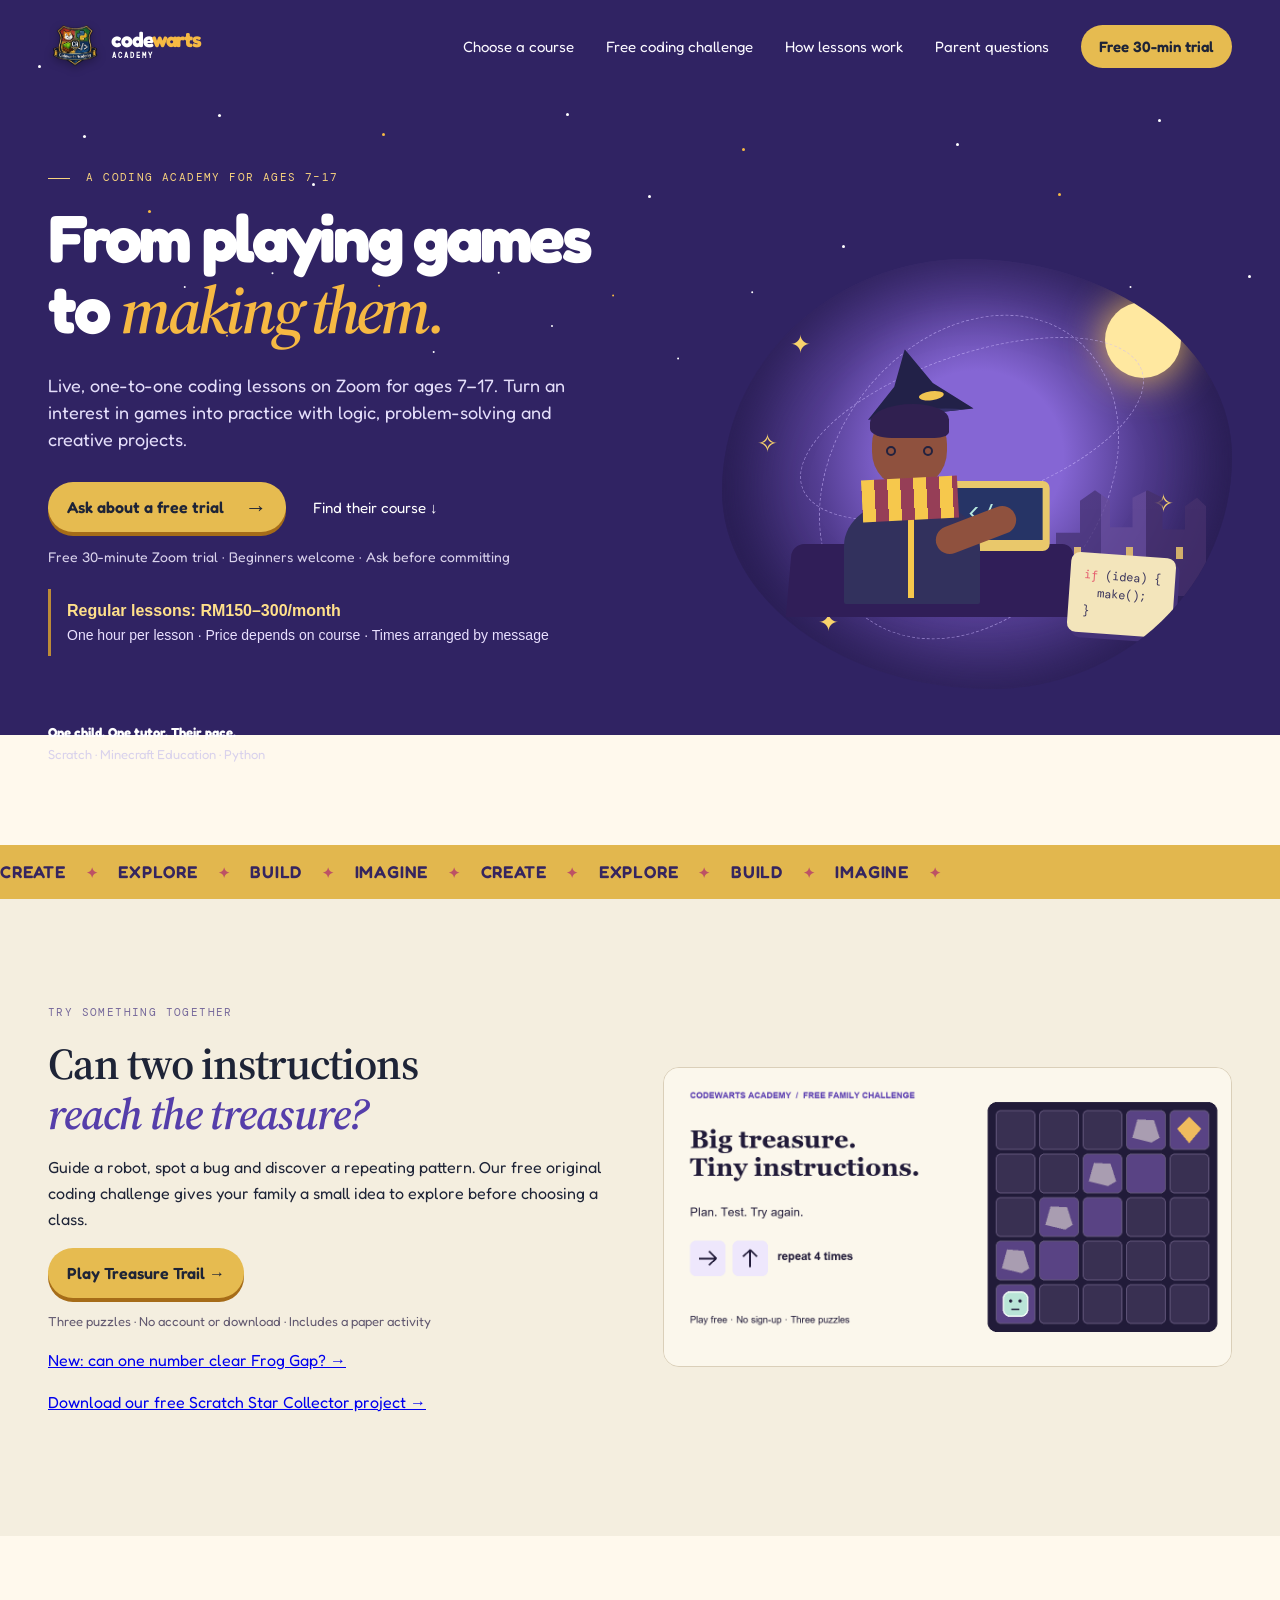
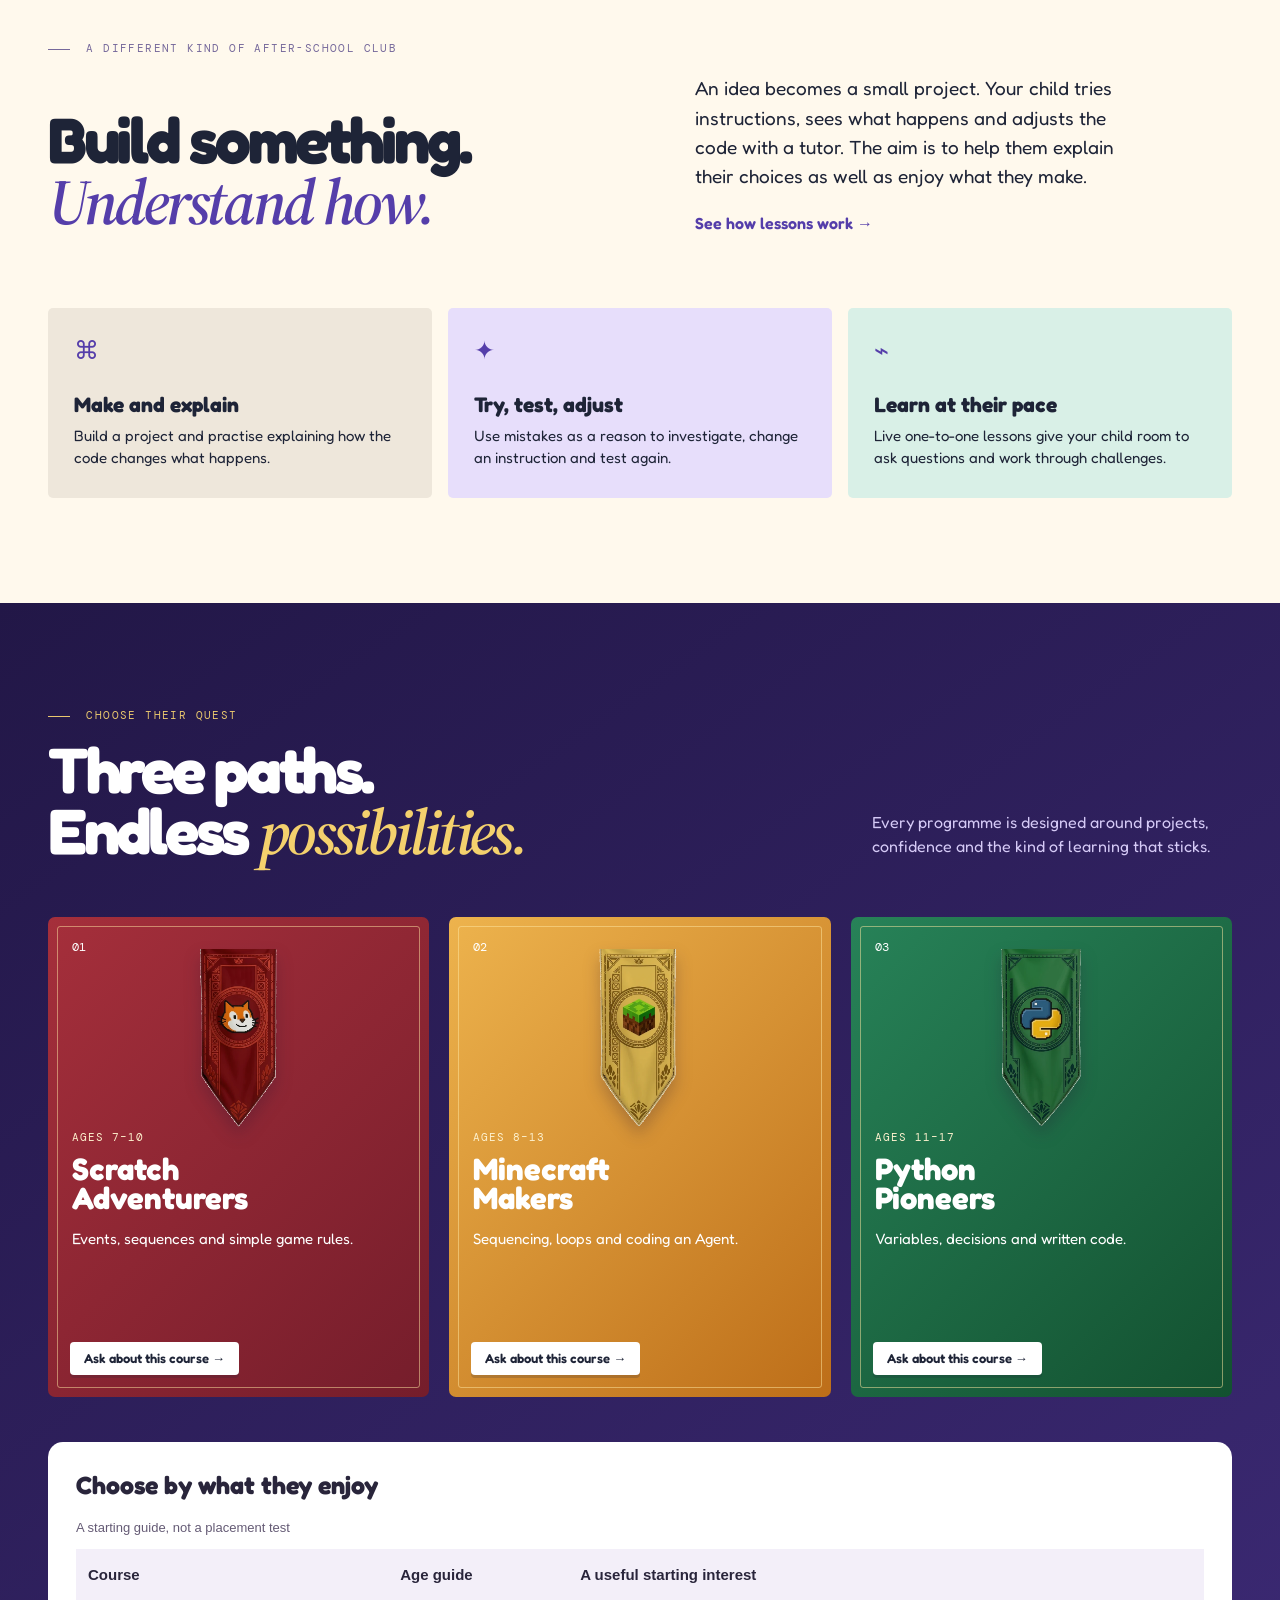
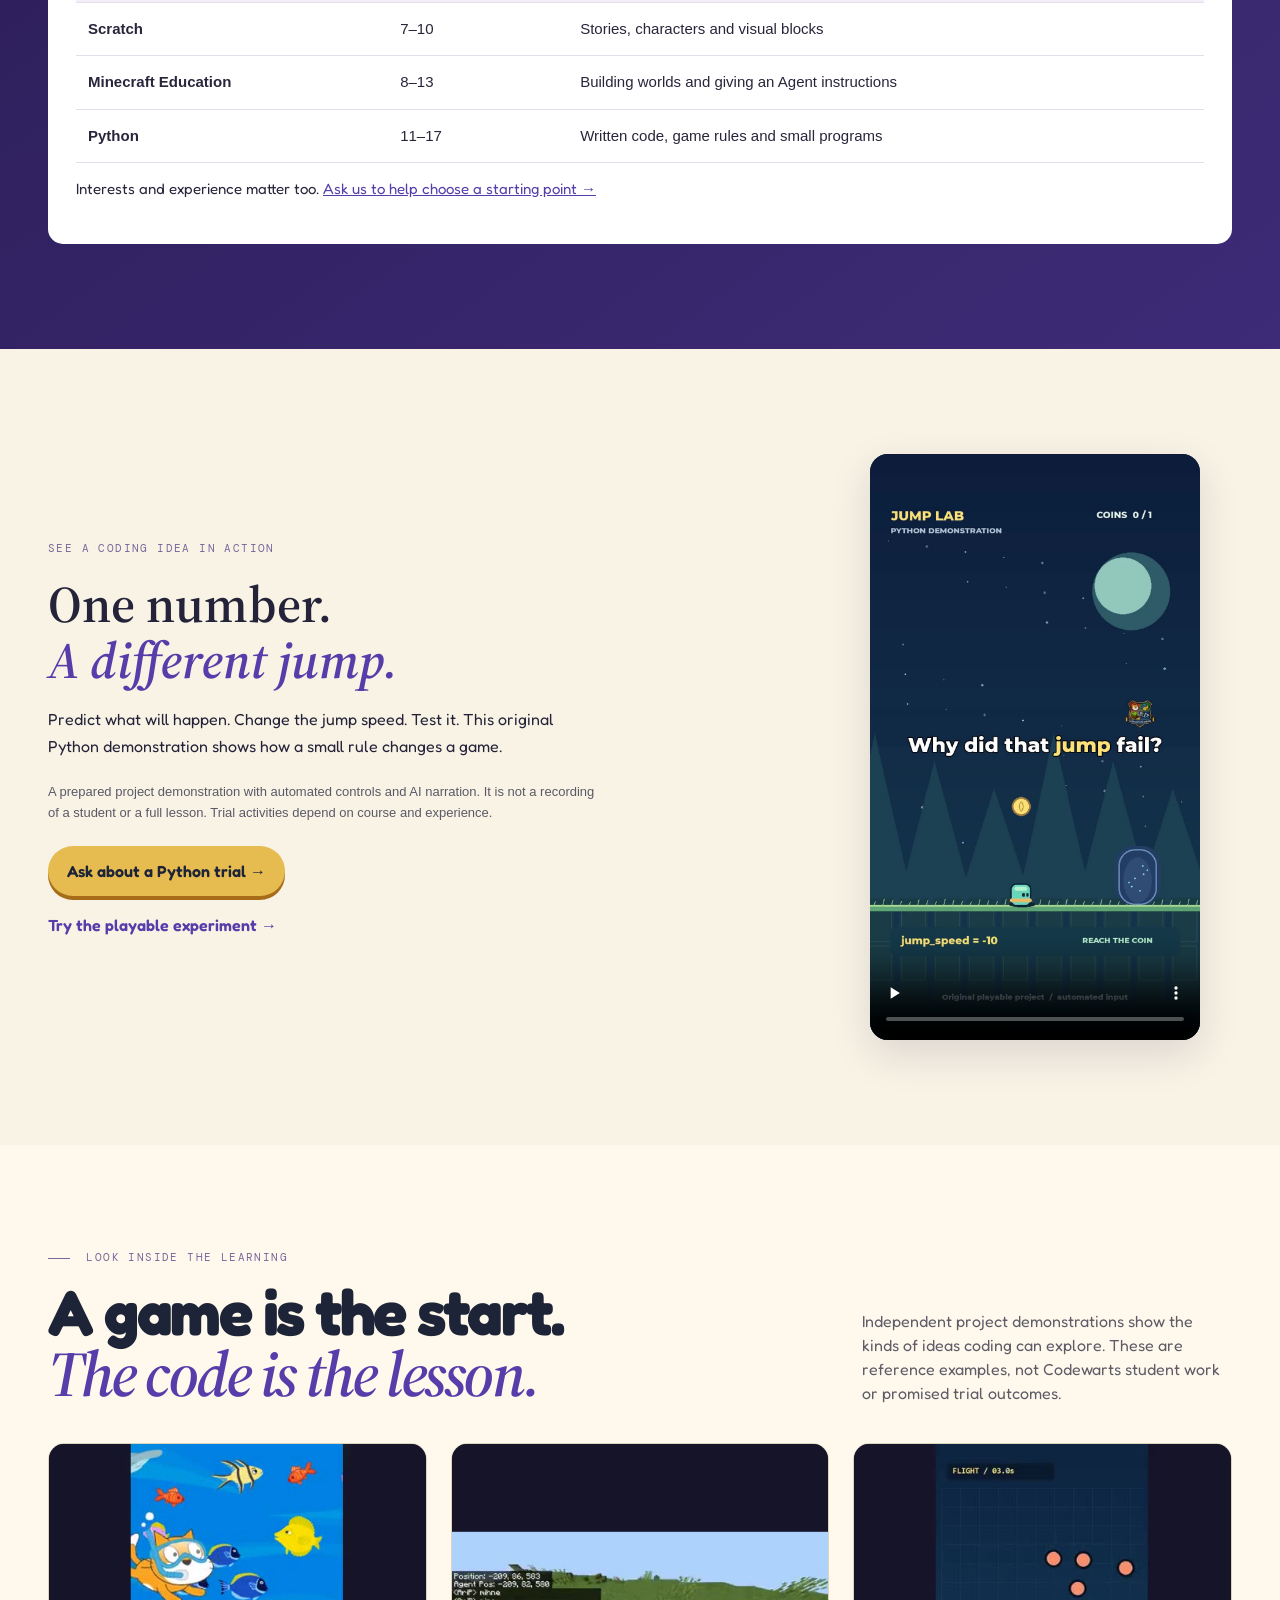
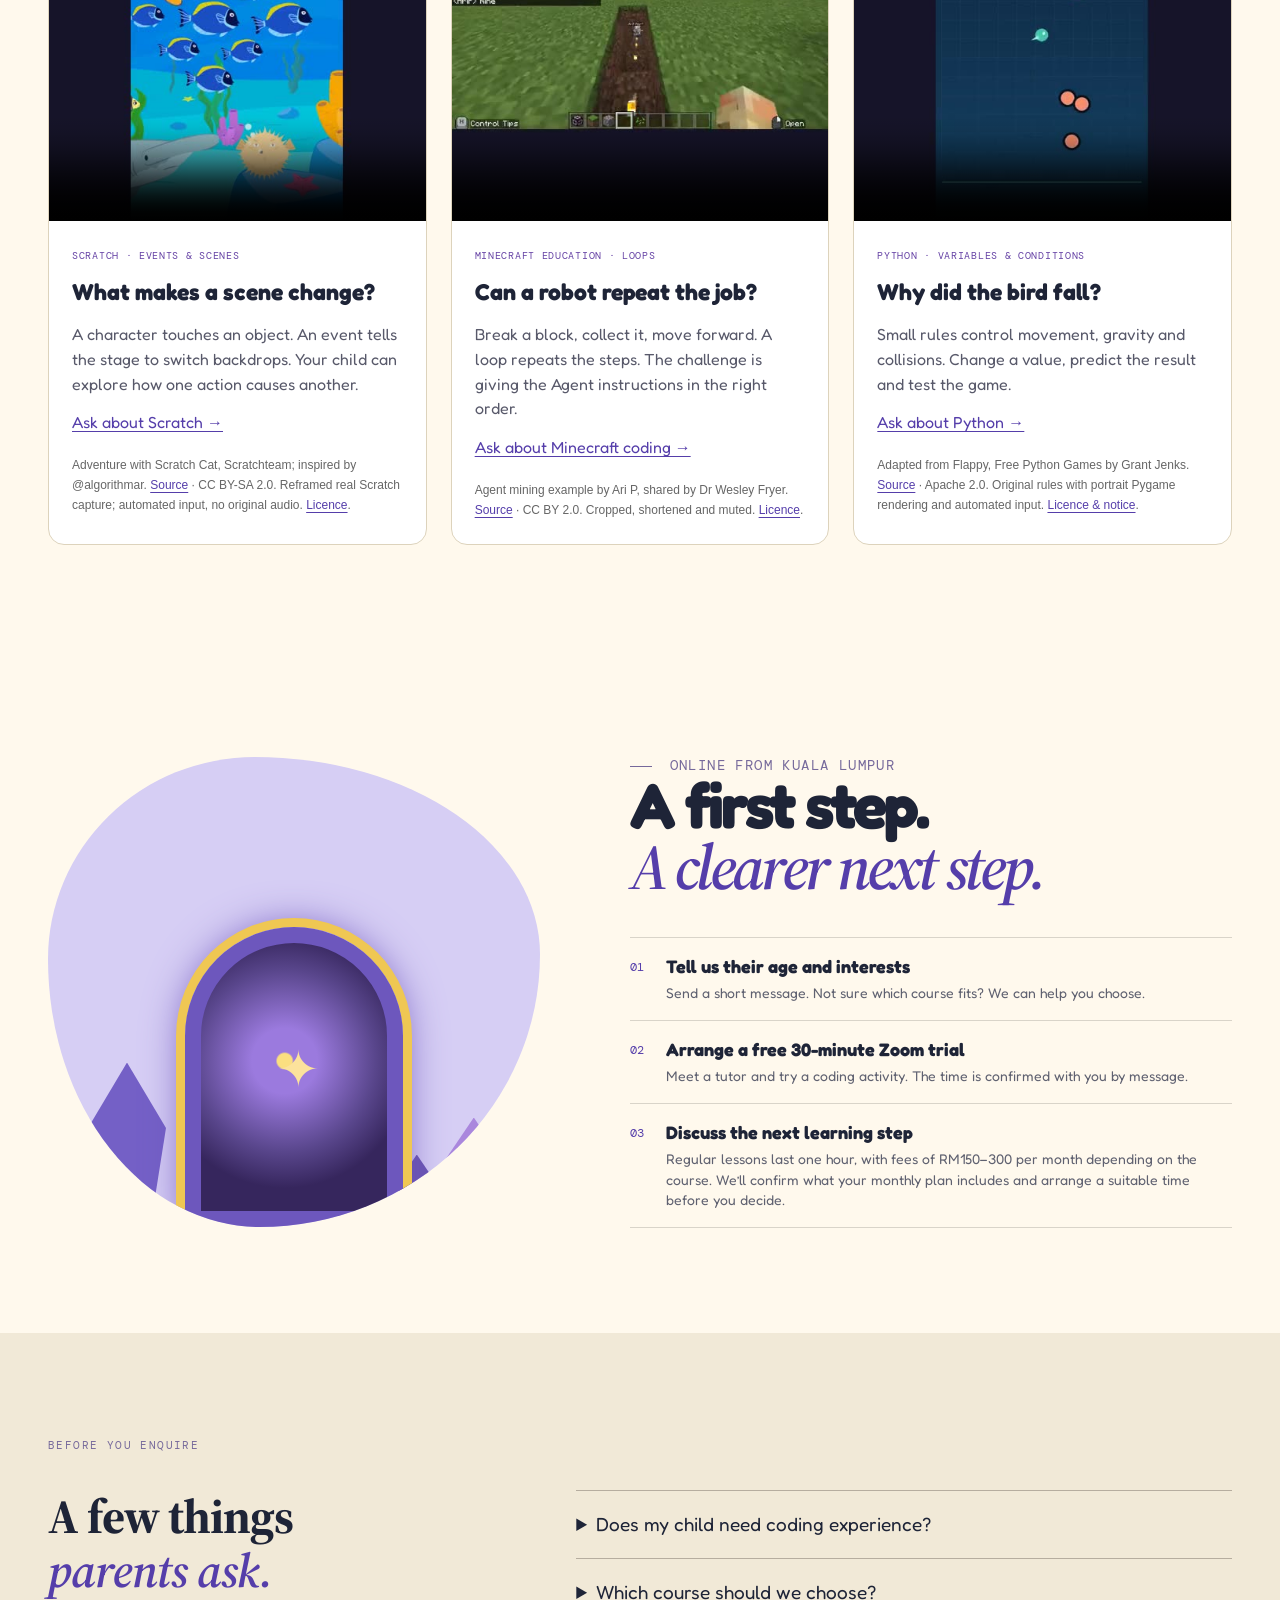
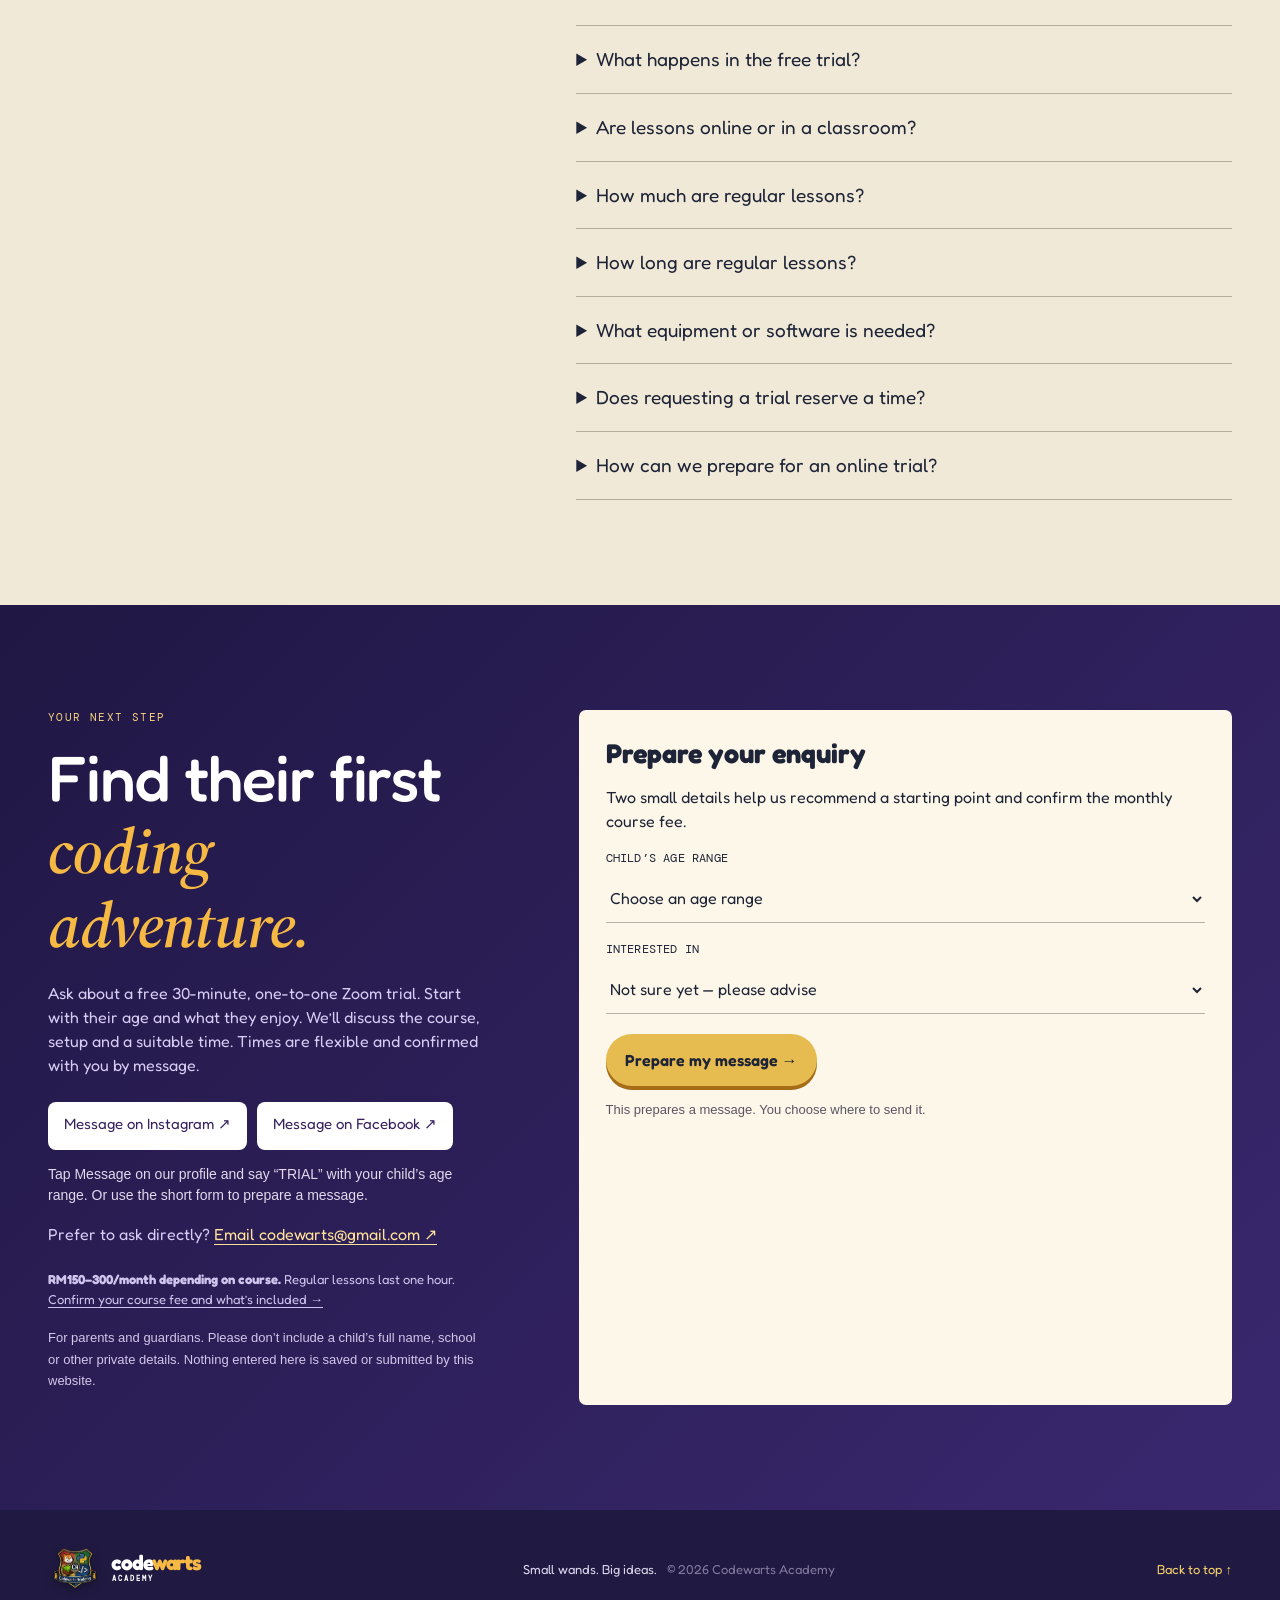
<file: index.html>
<!DOCTYPE html>

<html lang="en">
<head>
<meta charset="utf-8"/>
<meta content="width=device-width, initial-scale=1.0" name="viewport"/>
<meta content="Live 1:1 Zoom coding for ages 7–17. One-hour regular lessons, RM150–300/month depending on course. Start with a free 30-minute Codewarts trial." name="description"/>
<title>Coding Classes for Kids Online | Free Trial | Codewarts Academy</title>
<link href="https://fonts.googleapis.com" rel="preconnect"/>
<link crossorigin="" href="https://fonts.gstatic.com" rel="preconnect"/>
<link href="https://fonts.googleapis.com/css2?family=DM+Mono:wght@400;500&amp;family=Fredoka:wght@500;600;700&amp;family=Source+Serif+4:opsz,wght@8..60,600;8..60,700&amp;display=swap" rel="stylesheet"/>
<link href="styles.css" rel="stylesheet"/>
<link href="trial-cta.css" rel="stylesheet"/>
<link href="academy-theme.css" rel="stylesheet"/>
<link href="banner-update.css" rel="stylesheet"/>
<link href="projects.css" rel="stylesheet"/>
<link href="project-gallery.css" rel="stylesheet"/>
<link href="https://rashyaakb.github.io/codewarts-academy/" rel="canonical"/><meta content="website" property="og:type"/><meta content="Codewarts Academy" property="og:site_name"/><meta content="From playing games to making them." property="og:title"/><meta content="Live 1:1 Zoom coding for ages 7–17. Regular lessons: one hour, RM150–300/month depending on course. Ask about a free 30-minute trial." property="og:description"/><meta content="https://rashyaakb.github.io/codewarts-academy/" property="og:url"/><meta content="https://rashyaakb.github.io/codewarts-academy/assets/share-card.jpg" property="og:image"/><meta content="Codewarts Academy: live one-to-one coding lessons, free 30-minute trial" property="og:image:alt"/><meta content="summary_large_image" name="twitter:card"/><link href="enquiry.css" rel="stylesheet"/><script type="application/ld+json">{"@context": "https://schema.org", "@type": "EducationalOrganization", "name": "Codewarts Academy", "url": "https://rashyaakb.github.io/codewarts-academy/", "logo": "https://rashyaakb.github.io/codewarts-academy/assets/codewarts-crest.png", "email": "codewarts@gmail.com", "sameAs": ["https://www.instagram.com/codewartsacademy/", "https://www.facebook.com/profile.php?id=61567592094323"], "description": "Live one-to-one online coding lessons for ages 7\u201317 in Scratch, Minecraft Education and Python."}</script><link href="assets/favicon.png" rel="icon" type="image/png"/><link href="demo.css" rel="stylesheet"/><script data-owner-faq="confirmed-2026-10-23" type="application/ld+json">{"@context": "https://schema.org", "@type": "FAQPage", "mainEntity": [{"@type": "Question", "name": "Does my child need coding experience?", "acceptedAnswer": {"@type": "Answer", "text": "No coding experience is needed to ask about a trial. Tell us their age and interests, and we can recommend a starting point."}}, {"@type": "Question", "name": "Which course should we choose?", "acceptedAnswer": {"@type": "Answer", "text": "Scratch Adventurers is aimed at ages 7–10, Minecraft Makers at 8–13 and Python Pioneers at 11–17. These are starting guides; ask about the best fit for your child."}}, {"@type": "Question", "name": "What happens in the free trial?", "acceptedAnswer": {"@type": "Answer", "text": "The trial is a live, one-to-one 30-minute Zoom session: meet a tutor, try coding and discuss a suitable next step. The activity depends on the course and experience level."}}, {"@type": "Question", "name": "Are lessons online or in a classroom?", "acceptedAnswer": {"@type": "Answer", "text": "Lessons are live and one-to-one on Zoom, with Codewarts based in Kuala Lumpur."}}, {"@type": "Question", "name": "How much are regular lessons?", "acceptedAnswer": {"@type": "Answer", "text": "Regular lesson fees range from RM150 to RM300 per month, depending on the course. Each regular lesson lasts one hour. Ask us to confirm your course’s monthly fee, what the plan includes and any setup requirements before enrolling."}}, {"@type": "Question", "name": "How long are regular lessons?", "acceptedAnswer": {"@type": "Answer", "text": "Each regular lesson lasts one hour. The free introductory trial is a separate 30-minute session. Ask us to confirm the lesson schedule and what your monthly course plan includes."}}, {"@type": "Question", "name": "What equipment or software is needed?", "acceptedAnswer": {"@type": "Answer", "text": "Ask us to confirm the device and software needed for your chosen course when arranging the trial, particularly for Minecraft Education. We will discuss setup before the session."}}, {"@type": "Question", "name": "Does requesting a trial reserve a time?", "acceptedAnswer": {"@type": "Answer", "text": "No. Times are flexible and arranged with you by message. An enquiry starts a conversation; your trial time is only reserved once we confirm it with you."}}, {"@type": "Question", "name": "How can we prepare for an online trial?", "acceptedAnswer": {"@type": "Answer", "text": "Have a parent or guardian help arrange the session. A laptop or desktop with a keyboard is a useful starting point; tell us what device you have so we can confirm course compatibility. Test your internet and Zoom audio before the agreed time. We will confirm course software and account requirements, including Minecraft Education access, before the session."}}]}</script></head>
<body><a class="skip-link" href="#top">Skip to content</a>
<div aria-hidden="true" class="stars"></div>
<header class="site-header">
<a aria-label="Codewarts Academy home" class="brand crest-brand" href="#top"><img alt="Codewarts Academy crest" height="160" src="assets/codewarts-crest.webp" width="160"/><span>code<span>warts</span><small>ACADEMY</small></span></a>
<button aria-controls="main-nav" aria-expanded="false" class="menu-toggle"><span></span><span></span><span></span><span class="sr-only">Open menu</span></button>
<nav id="main-nav"><a href="#programmes">Choose a course</a><a href="treasure-trail/">Free coding challenge</a><a href="#path">How lessons work</a><a href="#questions">Parent questions</a><a class="nav-cta" href="#contact">Free 30-min trial</a></nav>
</header>
<main id="top">
<section class="hero">
<div class="hero-copy">
<p class="eyebrow"><i></i> A coding academy for ages 7–17</p>
<h1>From playing games<br/>to <em>making them.</em></h1>
<p class="hero-text">Live, one-to-one coding lessons on Zoom for ages 7–17. Turn an interest in games into practice with logic, problem-solving and creative projects.</p>
<div class="hero-actions"><a class="button primary spell-cta" href="#contact">Ask about a free trial <b>→</b></a><a class="text-link" href="#programmes">Find their course ↓</a></div>
<p class="trial-note">Free 30-minute Zoom trial · Beginners welcome · Ask before committing</p><p class="lesson-price"><strong>Regular lessons: RM150–300/month</strong><br/>One hour per lesson · Price depends on course · Times arranged by message</p>
<div class="trust-row"><p><strong>One child. One tutor. Their pace.</strong><br/>Scratch · Minecraft Education · Python</p></div>
</div>
<div aria-label="A young wizard coder at a magical computer" class="hero-art" role="img">
<div class="moon"></div><div class="orbit orbit-one"></div><div class="orbit orbit-two"></div>
<div class="spark s1">✦</div><div class="spark s2">✧</div><div class="spark s3">✦</div><div class="spark s4">✧</div>
<div class="castle"><span></span><span></span><span></span></div>
<div class="desk"><div class="laptop"><div>&lt;/&gt;</div></div><div class="wand"></div></div>
<div class="student"><div class="hat"><i></i></div><div class="head"><i></i><b></b></div><div class="scarf"></div><div class="body"><span></span></div><div class="arm"></div></div>
<div class="code-bubble"><span>if</span> (idea) {<br/>  make();<br/>}</div>
</div>
</section>
<section aria-label="Teaching focus" class="ticker"><div>CREATE <b>✦</b> EXPLORE <b>✦</b> BUILD <b>✦</b> IMAGINE <b>✦</b> CREATE <b>✦</b> EXPLORE <b>✦</b> BUILD <b>✦</b> IMAGINE <b>✦</b></div></section>
<section aria-labelledby="free-activity-title" class="free-activity section"><div><p class="eyebrow dark">TRY SOMETHING TOGETHER</p><h2 id="free-activity-title">Can two instructions<br/><em>reach the treasure?</em></h2><p>Guide a robot, spot a bug and discover a repeating pattern. Our free original coding challenge gives your family a small idea to explore before choosing a class.</p><a class="button primary" href="treasure-trail/?utm_source=website&amp;utm_medium=homepage">Play Treasure Trail →</a><p class="activity-note">Three puzzles · No account or download · Includes a paper activity</p><p><a href="frog-gap/?utm_source=website&amp;utm_medium=homepage">New: can one number clear Frog Gap? →</a></p><p><a href="star-collector/">Download our free Scratch Star Collector project →</a></p></div><a aria-label="Play Treasure Trail, our free family coding challenge" href="treasure-trail/"><img alt="Treasure Trail: a robot follows right and up arrows to a gem" height="630" loading="lazy" src="assets/treasure-trail-share.png" width="1200"/></a></section><section class="intro section" id="about">
<p class="eyebrow dark"><i></i> A different kind of after-school club</p>
<div class="intro-grid"><h2>Build something.<br/><em>Understand how.</em></h2><div><p>An idea becomes a small project. Your child tries instructions, sees what happens and adjusts the code with a tutor. The aim is to help them explain their choices as well as enjoy what they make.</p><a class="arrow-link" href="#path">See how lessons work →</a></div></div>
<div class="value-cards"><article><span class="card-icon">⌘</span><h3>Make and explain</h3><p>Build a project and practise explaining how the code changes what happens.</p></article><article><span class="card-icon">✦</span><h3>Try, test, adjust</h3><p>Use mistakes as a reason to investigate, change an instruction and test again.</p></article><article><span class="card-icon">⌁</span><h3>Learn at their pace</h3><p>Live one-to-one lessons give your child room to ask questions and work through challenges.</p></article></div>
</section>
<section class="programmes section" id="programmes">
<div class="section-heading"><div><p class="eyebrow"><i></i> Choose their quest</p><h2>Three paths.<br/>Endless <em>possibilities.</em></h2></div><p>Every programme is designed around projects, confidence and the kind of learning that sticks.</p></div>
<div class="programme-grid">
<article class="programme scratch"><div class="programme-no">01</div><img alt="Scratch course banner" class="lesson-banner" height="160" loading="lazy" src="assets/scratch-banner.webp" width="160"/><p class="tag">Ages 7–10</p><h3>Scratch<br/>Adventurers</h3><p>Events, sequences and simple game rules.</p><a class="course-enquire" data-course="scratch" href="#contact">Ask about this course →</a></article>
<article class="programme minecraft"><div class="programme-no">02</div><img alt="Minecraft Education course banner" class="lesson-banner" height="160" loading="lazy" src="assets/minecraft-banner.webp" width="160"/><p class="tag">Ages 8–13</p><h3>Minecraft<br/>Makers</h3><p>Sequencing, loops and coding an Agent.</p><a class="course-enquire" data-course="minecraft" href="#contact">Ask about this course →</a></article>
<article class="programme python"><div class="programme-no">03</div><img alt="Python course banner" class="lesson-banner" height="160" loading="lazy" src="assets/python-banner.webp" width="160"/><p class="tag">Ages 11–17</p><h3>Python<br/>Pioneers</h3><p>Variables, decisions and written code.</p><a class="course-enquire" data-course="python" href="#contact">Ask about this course →</a></article>
</div>
<div class="course-compare"><h3>Choose by what they enjoy</h3><div class="compare-scroll"><table><caption>A starting guide, not a placement test</caption><thead><tr><th scope="col">Course</th><th scope="col">Age guide</th><th scope="col">A useful starting interest</th></tr></thead><tbody><tr><th scope="row">Scratch</th><td>7–10</td><td>Stories, characters and visual blocks</td></tr><tr><th scope="row">Minecraft Education</th><td>8–13</td><td>Building worlds and giving an Agent instructions</td></tr><tr><th scope="row">Python</th><td>11–17</td><td>Written code, game rules and small programs</td></tr></tbody></table></div><p>Interests and experience matter too. <a href="#contact">Ask us to help choose a starting point →</a></p></div></section><section aria-labelledby="demo-heading" class="section lesson-demo" id="lesson-demo">
<div class="demo-copy"><p class="eyebrow dark">See a coding idea in action</p><h2 id="demo-heading">One number.<br/><em>A different jump.</em></h2><p>Predict what will happen. Change the jump speed. Test it. This original Python demonstration shows how a small rule changes a game.</p><p class="demo-disclosure">A prepared project demonstration with automated controls and AI narration. It is not a recording of a student or a full lesson. Trial activities depend on course and experience.</p><a class="button primary" data-course="python" href="#contact">Ask about a Python trial →</a><p><a class="arrow-link" href="jump-lab/">Try the playable experiment →</a></p></div>
<video aria-label="Jump Lab: change one Python rule, then test the result" controls="" playsinline="" poster="assets/jump-lab-cover.jpg" preload="none"><source src="assets/jump-lab-demo.mp4" type="video/mp4"/><track kind="captions" label="English" src="assets/jump-lab.vtt" srclang="en"/></video>
</section>
<section class="projects section" id="projects"><div class="projects-heading"><div><p class="eyebrow dark"><i></i> Look inside the learning</p><h2>A game is the start.<br/><em>The code is the lesson.</em></h2></div><p>Independent project demonstrations show the kinds of ideas coding can explore. These are reference examples, not Codewarts student work or promised trial outcomes.</p></div><div class="reference-grid">
<article class="reference-card"><video aria-label="Scratch adventure reference gameplay" controls="" playsinline="" poster="assets/demo-scratch.jpg" preload="none"><source src="assets/demo-scratch.mp4" type="video/mp4"/></video><div><span>SCRATCH · EVENTS &amp; SCENES</span><h3>What makes a scene change?</h3><p>A character touches an object. An event tells the stage to switch backdrops. Your child can explore how one action causes another.</p><a data-course="scratch" href="#contact">Ask about Scratch →</a><small>Adventure with Scratch Cat, Scratchteam; inspired by @algorithmar. <a href="https://scratch.mit.edu/projects/1107181129/" rel="noopener noreferrer" target="_blank">Source</a> · CC BY-SA 2.0. Reframed real Scratch capture; automated input, no original audio. <a href="https://creativecommons.org/licenses/by-sa/2.0/" rel="noopener noreferrer" target="_blank">Licence</a>.</small></div></article>
<article class="reference-card"><video aria-label="Minecraft Agent reference gameplay" controls="" playsinline="" poster="assets/demo-minecraft.jpg" preload="none"><source src="assets/demo-minecraft.mp4" type="video/mp4"/></video><div><span>MINECRAFT EDUCATION · LOOPS</span><h3>Can a robot repeat the job?</h3><p>Break a block, collect it, move forward. A loop repeats the steps. The challenge is giving the Agent instructions in the right order.</p><a data-course="minecraft" href="#contact">Ask about Minecraft coding →</a><small>Agent mining example by Ari P, shared by Dr Wesley Fryer. <a href="https://lessons.wesfryer.com/lessons/minecraft-mars/minecraft-mars-files" rel="noopener noreferrer" target="_blank">Source</a> · CC BY 2.0. Cropped, shortened and muted. <a href="https://creativecommons.org/licenses/by/2.0/" rel="noopener noreferrer" target="_blank">Licence</a>.</small></div></article>
<article class="reference-card"><video aria-label="Python Flappy reference gameplay" controls="" playsinline="" poster="assets/demo-python.jpg" preload="none"><source src="assets/demo-python.mp4" type="video/mp4"/></video><div><span>PYTHON · VARIABLES &amp; CONDITIONS</span><h3>Why did the bird fall?</h3><p>Small rules control movement, gravity and collisions. Change a value, predict the result and test the game.</p><a data-course="python" href="#contact">Ask about Python →</a><small>Adapted from Flappy, Free Python Games by Grant Jenks. <a href="https://github.com/grantjenks/free-python-games/blob/master/src/freegames/flappy.py" rel="noopener noreferrer" target="_blank">Source</a> · Apache 2.0. Original rules with portrait Pygame rendering and automated input. <a href="assets/FREEGAMES-LICENSE.txt">Licence &amp; notice</a>.</small></div></article></div></section>
<section class="path section" id="path"><div class="path-art"><div class="crystal c1"></div><div class="crystal c2"></div><div class="crystal c3"></div><div class="portal"><span>✦</span></div></div><div class="path-copy"><p class="eyebrow dark"><i></i> Online from Kuala Lumpur</p><h2>A first step.<br/><em>A clearer next step.</em></h2><ol><li><span>01</span><div><h3>Tell us their age and interests</h3><p>Send a short message. Not sure which course fits? We can help you choose.</p></div></li><li><span>02</span><div><h3>Arrange a free 30-minute Zoom trial</h3><p>Meet a tutor and try a coding activity. The time is confirmed with you by message.</p></div></li><li><span>03</span><div><h3>Discuss the next learning step</h3><p>Regular lessons last one hour, with fees of RM150–300 per month depending on the course. We’ll confirm what your monthly plan includes and arrange a suitable time before you decide.</p></div></li></ol></div></section>
<section class="section parent-questions" id="questions"><p class="eyebrow dark">Before you enquire</p><h2>A few things<br/><em>parents ask.</em></h2><div class="faq-list"><details><summary>Does my child need coding experience?</summary><p>No coding experience is needed to ask about a trial. Tell us their age and interests, and we can recommend a starting point.</p></details><details><summary>Which course should we choose?</summary><p>Scratch Adventurers is aimed at ages 7–10, Minecraft Makers at 8–13 and Python Pioneers at 11–17. These are starting guides; ask about the best fit for your child.</p></details><details><summary>What happens in the free trial?</summary><p>The trial is a live, one-to-one 30-minute Zoom session: meet a tutor, try coding and discuss a suitable next step. The activity depends on the course and experience level.</p></details><details><summary>Are lessons online or in a classroom?</summary><p>Lessons are live and one-to-one on Zoom, with Codewarts based in Kuala Lumpur.</p></details><details><summary>How much are regular lessons?</summary><p>Regular lesson fees range from RM150 to RM300 per month, depending on the course. Each regular lesson lasts one hour. Ask us to confirm your course’s monthly fee, what the plan includes and any setup requirements before enrolling.</p></details><details><summary>How long are regular lessons?</summary><p>Each regular lesson lasts one hour. The free introductory trial is a separate 30-minute session. Ask us to confirm the lesson schedule and what your monthly course plan includes.</p></details><details><summary>What equipment or software is needed?</summary><p>Ask us to confirm the device and software needed for your chosen course when arranging the trial, particularly for Minecraft Education. We will discuss setup before the session.</p></details><details><summary>Does requesting a trial reserve a time?</summary><p>No. Times are flexible and arranged with you by message. An enquiry starts a conversation; your trial time is only reserved once we confirm it with you.</p></details><details><summary>How can we prepare for an online trial?</summary><p>Have a parent or guardian help arrange the session. A laptop or desktop with a keyboard is a useful starting point; tell us what device you have so we can confirm course compatibility. Test your internet and Zoom audio before the agreed time. We will confirm course software and account requirements, including Minecraft Education access, before the session.</p></details></div></section><section class="contact section" id="contact"><div class="contact-copy"><p class="eyebrow">Your next step</p><h2>Find their first<br/><em>coding adventure.</em></h2><p>Ask about a free 30-minute, one-to-one Zoom trial. Start with their age and what they enjoy. We’ll discuss the course, setup and a suitable time. Times are flexible and confirmed with you by message.</p><div aria-label="Contact Codewarts directly" class="direct-enquiry"><a href="https://www.instagram.com/codewartsacademy/" rel="noopener noreferrer" target="_blank">Message on Instagram ↗</a><a href="https://www.facebook.com/profile.php?id=61567592094323" rel="noopener noreferrer" target="_blank">Message on Facebook ↗</a></div><p class="direct-note">Tap Message on our profile and say “TRIAL” with your child’s age range. Or use the short form to prepare a message.</p><p class="contact-shortcut">Prefer to ask directly? <a href="mailto:codewarts@gmail.com?subject=Free%2030-minute%20coding%20trial">Email codewarts@gmail.com ↗</a></p><p class="price-note"><strong>RM150–300/month depending on course.</strong> Regular lessons last one hour. <a href="mailto:codewarts@gmail.com?subject=Course%20fees%20and%20lesson%20options">Confirm your course fee and what’s included →</a></p><p class="privacy-note">For parents and guardians. Please don’t include a child’s full name, school or other private details. Nothing entered here is saved or submitted by this website.</p></div>
<form class="contact-form" id="trial-booking-form"><h3>Prepare your enquiry</h3><p class="form-intro">Two small details help us recommend a starting point and confirm the monthly course fee.</p><label for="age">Child’s age range<select id="age" name="age" required=""><option value="">Choose an age range</option><option>7–10</option><option>11–13</option><option>14–17</option><option>Another age — please advise</option></select></label><label for="programme">Interested in<select id="programme" name="programme"><option>Not sure yet — please advise</option><option>Scratch</option><option>Minecraft Education</option><option>Python</option></select></label><button class="button primary" type="submit">Prepare my message →</button><p class="form-note">This prepares a message. You choose where to send it.</p><div hidden="" id="message-result"><label for="prepared-message">Your message<textarea id="prepared-message" readonly="" rows="7"></textarea></label><div class="send-actions"><button id="copy-message" type="button">Copy message</button><a class="send-email" href="mailto:codewarts@gmail.com" id="email-message">Open email draft ↗</a><a href="https://www.instagram.com/codewartsacademy/" rel="noopener noreferrer" target="_blank">Open Instagram ↗</a><a href="https://www.facebook.com/profile.php?id=61567592094323" rel="noopener noreferrer" target="_blank">Open Facebook ↗</a></div><p aria-live="polite" id="copy-status" role="status"></p><p class="form-note">For Instagram or Facebook, copy the message, open our profile and tap Message to paste it. For email, review and send the draft in your email app. Your enquiry is sent only when you press Send there.</p></div><noscript><p>JavaScript is off. <a href="mailto:codewarts@gmail.com">Email us</a> with your child’s age range and preferred course.</p></noscript></form></section>
</main>
<a class="mobile-trial-cta" href="#contact">Ask about a free 30-min trial →</a>
<footer><a class="brand crest-brand" href="#top"><img alt="Codewarts Academy crest" height="160" src="assets/codewarts-crest.webp" width="160"/><span>code<span>warts</span><small>ACADEMY</small></span></a><p>Small wands. Big ideas. <span>© 2026 Codewarts Academy</span></p><a href="#top">Back to top ↑</a></footer>
<script defer="" src="enquiry.js"></script></body>
</html>
</file>
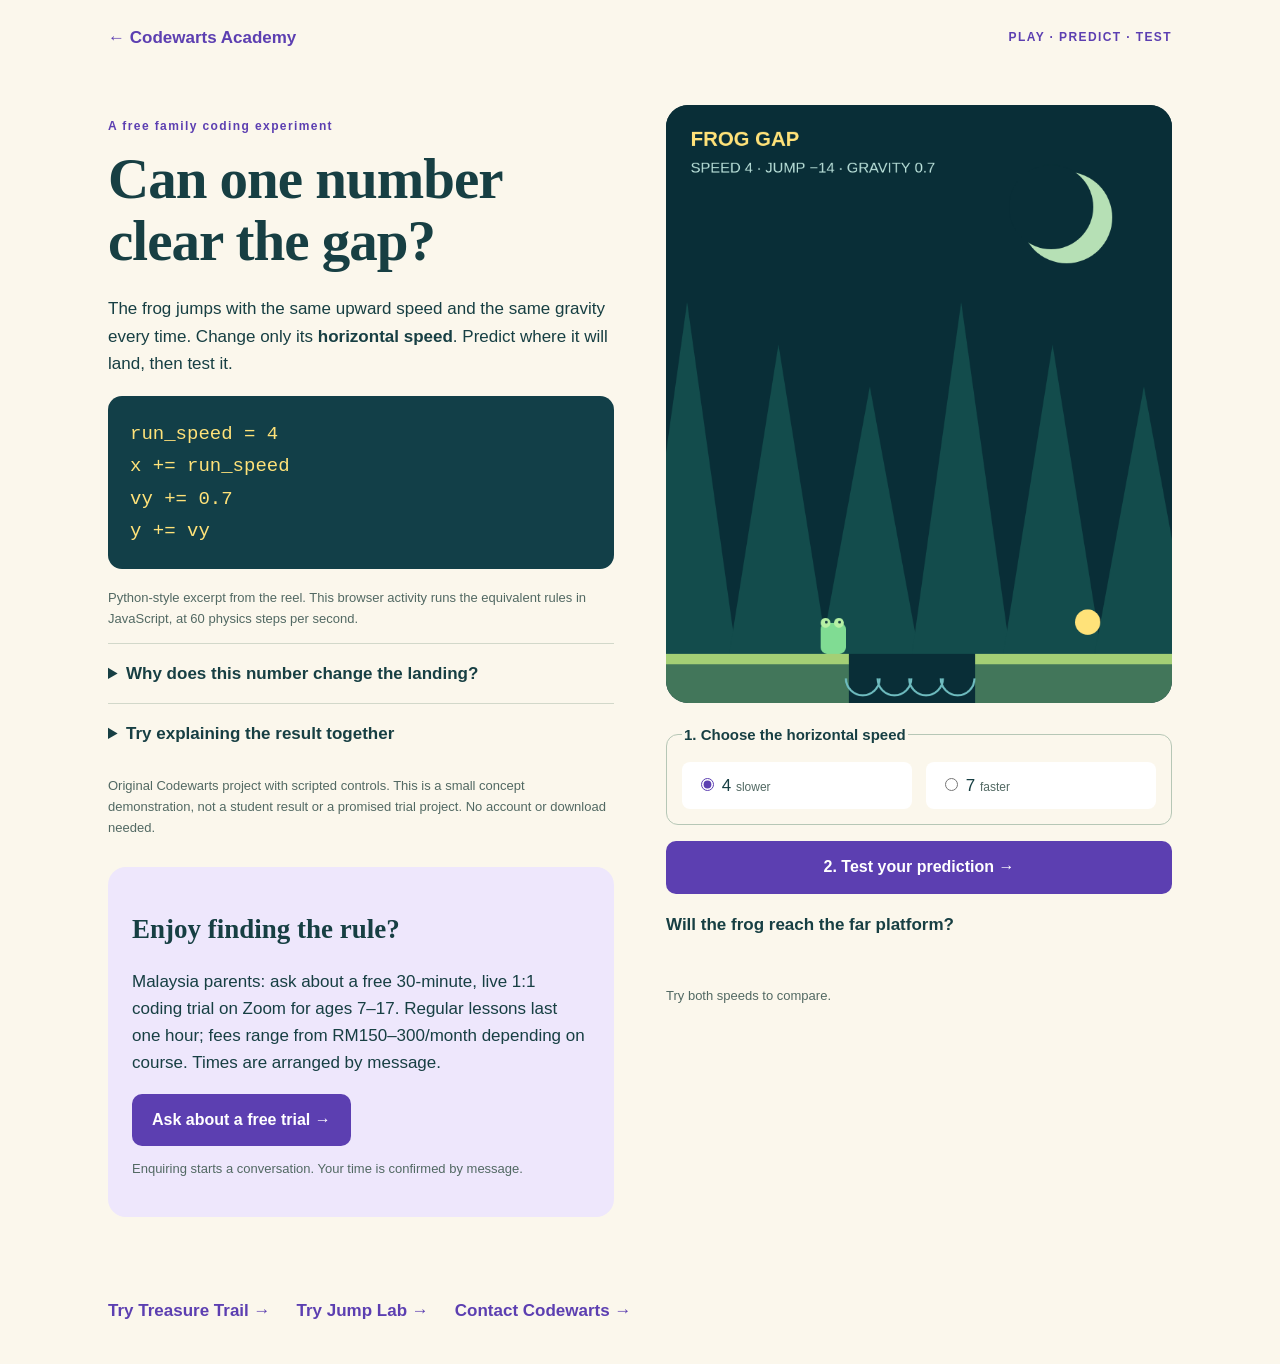
<file: frog-gap/index.html>
<!doctype html>
<html lang="en"><head><meta charset="utf-8"><meta name="viewport" content="width=device-width,initial-scale=1"><title>Frog Gap — Change One Coding Rule | Codewarts Academy</title><meta name="description" content="Can one number clear the gap? Predict, change the frog's horizontal speed and test the same jump. A free original coding experiment for families."><link rel="canonical" href="https://rashyaakb.github.io/codewarts-academy/frog-gap/"><link rel="icon" href="../assets/favicon.png"><link rel="stylesheet" href="frog.css"><script defer src="frog.js"></script></head>
<body><header><a href="../">← Codewarts Academy</a><span>PLAY · PREDICT · TEST</span></header><main>
<section class="intro"><p class="eyebrow">A free family coding experiment</p><h1>Can one number<br>clear the gap?</h1><p>The frog jumps with the same upward speed and the same gravity every time. Change only its <strong>horizontal speed</strong>. Predict where it will land, then test it.</p>
<pre aria-label="Python-style rule excerpt"><code id="rule">run_speed = 4
x += run_speed
vy += 0.7
y += vy</code></pre><p class="small">Python-style excerpt from the reel. This browser activity runs the equivalent rules in JavaScript, at 60 physics steps per second.</p>
<details><summary>Why does this number change the landing?</summary><p>Horizontal speed controls how far the frog moves sideways during its jump. The jump starts with a vertical speed of −14. Gravity adds 0.7 each step. Since those two values stay fixed, the time available to cross the gap stays the same. At speed 4 the frog falls short; at speed 7 it reaches the far platform.</p></details>
<details><summary>Try explaining the result together</summary><p>Before pressing Test, point to where you think the frog will land. After both tests, ask: “What changed? What stayed the same? Why did the frog go farther?” You can draw the two paths on paper too.</p></details>
<p class="small">Original Codewarts project with scripted controls. This is a small concept demonstration, not a student result or a promised trial project. No account or download needed.</p>
<div class="next"><h2>Enjoy finding the rule?</h2><p>Malaysia parents: ask about a free 30-minute, live 1:1 coding trial on Zoom for ages 7–17. Regular lessons last one hour; fees range from RM150–300/month depending on course. Times are arranged by message.</p><a class="cta" href="../?course=python&amp;utm_source=website&amp;utm_medium=interactive_demo&amp;utm_content=frog-gap#contact">Ask about a free trial →</a><p class="small">Enquiring starts a conversation. Your time is confirmed by message.</p></div></section>
<section class="experiment" aria-label="Frog Gap experiment"><canvas id="game" width="720" height="850" aria-label="A frog attempts to cross a gap. The result is also described in the text below.">Your browser cannot show the game. At horizontal speed 4 the frog misses the platform; at speed 7 it lands.</canvas><fieldset><legend>1. Choose the horizontal speed</legend><label><input type="radio" name="speed" value="4" checked> 4 <small>slower</small></label><label><input type="radio" name="speed" value="7"> 7 <small>faster</small></label></fieldset><button id="test" type="button">2. Test your prediction →</button><p role="status" aria-live="polite" id="result">Will the frog reach the far platform?</p><p id="comparison" class="small">Try both speeds to compare.</p><noscript><p>JavaScript is needed to play. The explanation and trial link still work without it.</p></noscript></section>
</main><footer><a href="../treasure-trail/">Try Treasure Trail →</a><a href="../jump-lab/">Try Jump Lab →</a><a href="../#contact">Contact Codewarts →</a></footer></body></html>
</file>
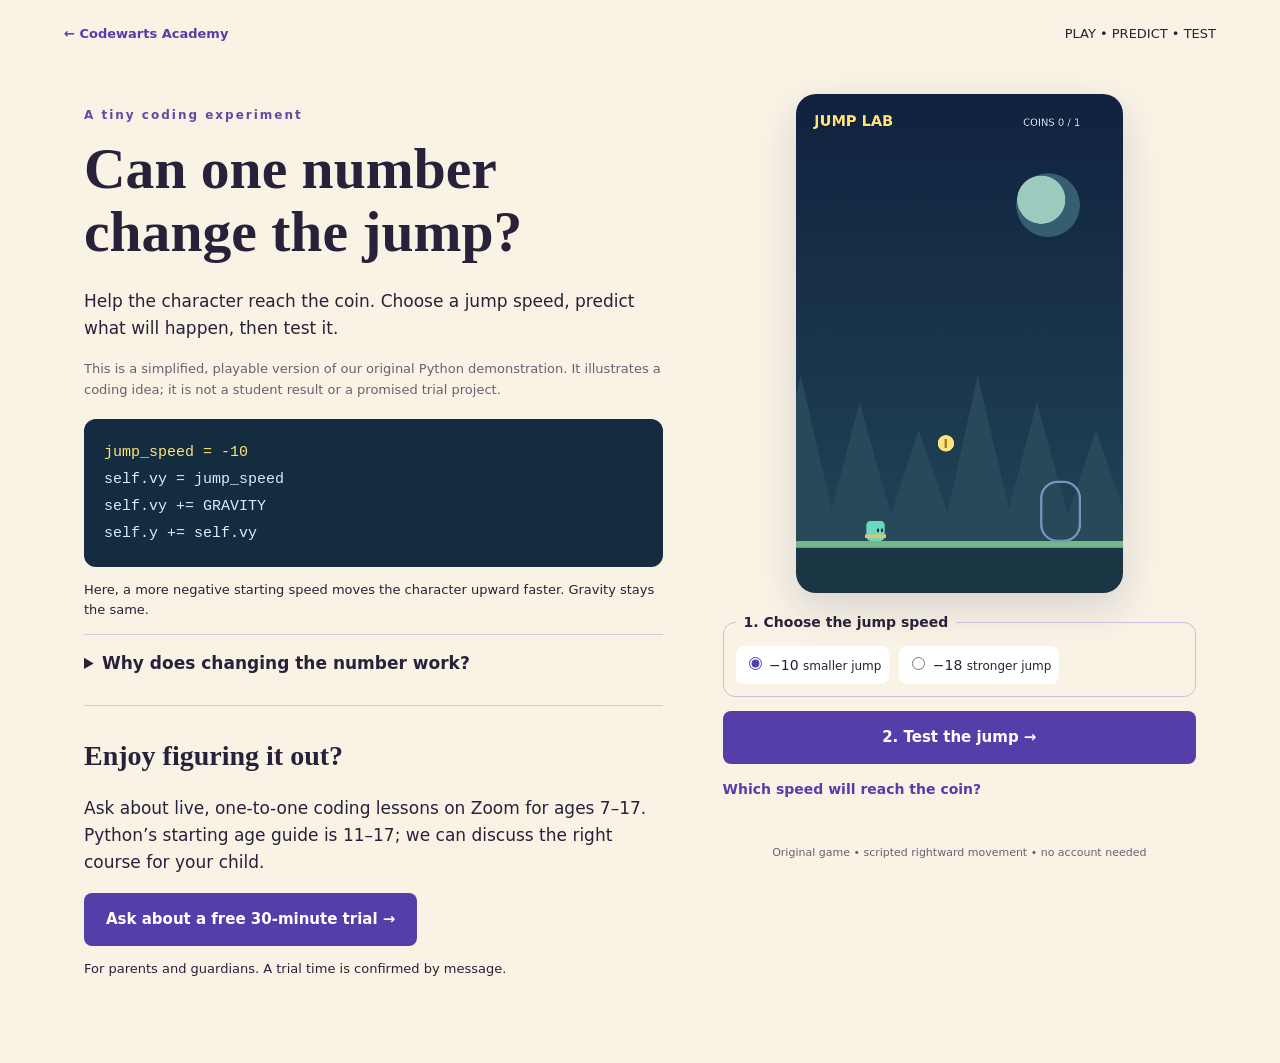
<file: jump-lab/index.html>
<!DOCTYPE html>
<html lang="en"><head><meta charset="utf-8"/><meta content="width=device-width,initial-scale=1" name="viewport"/><title>Jump Lab — Try One Coding Rule | Codewarts Academy</title><meta content="Try a tiny coding experiment: change the jump speed, predict the result and test it. An original Codewarts Python concept demonstration." name="description"/><link rel="canonical" href="https://rashyaakb.github.io/codewarts-academy/jump-lab/"/><meta property="og:title" content="Can one number change a jump? Try Jump Lab."/><meta property="og:description" content="A free original coding experiment from Codewarts Academy. Predict, change a rule and test."/><meta property="og:image" content="https://rashyaakb.github.io/codewarts-academy/assets/jump-lab-cover.jpg"/><link href="../assets/favicon.png" rel="icon"/><link href="lab.css" rel="stylesheet"/></head><body>
<header><a href="../">← Codewarts Academy</a><span>PLAY • PREDICT • TEST</span></header>
<main><section class="explain"><p class="eyebrow">A tiny coding experiment</p><h1>Can one number<br/>change the jump?</h1><p>Help the character reach the coin. Choose a jump speed, predict what will happen, then test it.</p><p>This is a simplified, playable version of our original Python demonstration. It illustrates a coding idea; it is not a student result or a promised trial project.</p>

<div aria-label="Python rule excerpt" class="rule"><span id="jump-rule">jump_speed = -10</span><br/>self.vy = jump_speed<br/>self.vy += GRAVITY<br/>self.y += self.vy</div>
<p class="hint">Here, a more negative starting speed moves the character upward faster. Gravity stays the same.</p>
<details><summary>Why does changing the number work?</summary><p>On screen, y increases downward. A negative vertical speed moves the character upward. Gravity adds 0.7 each step, gradually slowing the climb and pulling the character back down. We hold the coin, horizontal speed and gravity fixed so you can compare just the jump speed.</p></details>
<div class="next"><h2>Enjoy figuring it out?</h2><p>Ask about live, one-to-one coding lessons on Zoom for ages 7–17. Python’s starting age guide is 11–17; we can discuss the right course for your child.</p><a class="cta" href="../?course=python&amp;utm_source=website&amp;utm_medium=interactive_demo&amp;utm_content=jump-lab#contact">Ask about a free 30-minute trial →</a><p class="small">For parents and guardians. A trial time is confirmed by message.</p></div><noscript><p>JavaScript is needed for the playable experiment. <a href="../#lesson-demo">Watch the video demonstration instead.</a></p></noscript></section>
<section class="game"><canvas aria-label="Jump Lab game: change the speed and press Test to try reaching the coin" height="1100" id="game" width="720">Your browser cannot display the game. The rule and explanation are available alongside it.</canvas><fieldset><legend>1. Choose the jump speed</legend><label><input checked="" name="speed" type="radio" value="-10"/> −10 <small>smaller jump</small></label><label><input name="speed" type="radio" value="-18"/> −18 <small>stronger jump</small></label></fieldset><button id="test" type="button">2. Test the jump →</button><p aria-live="polite" id="result" role="status">Which speed will reach the coin?</p><p>Original game • scripted rightward movement • no account needed</p></section></main><script defer="" src="lab.js"></script></body></html>
</file>
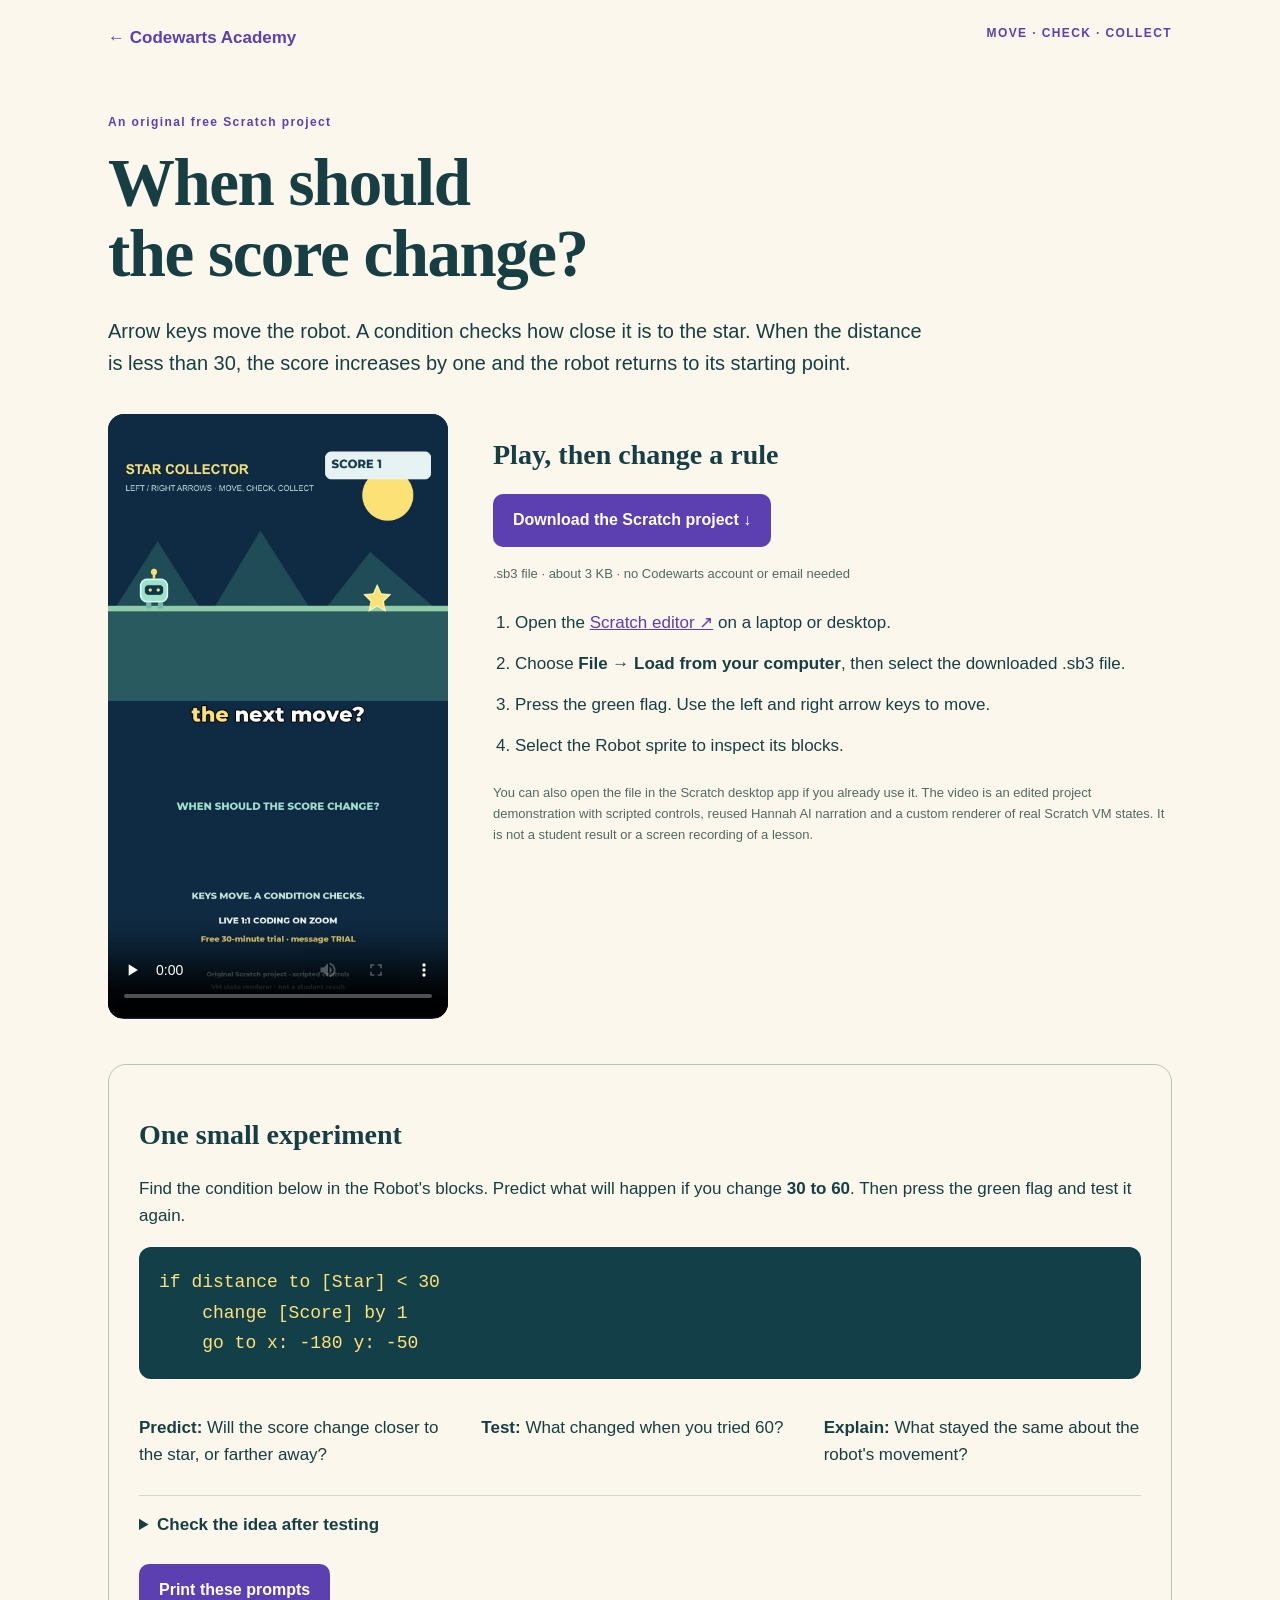
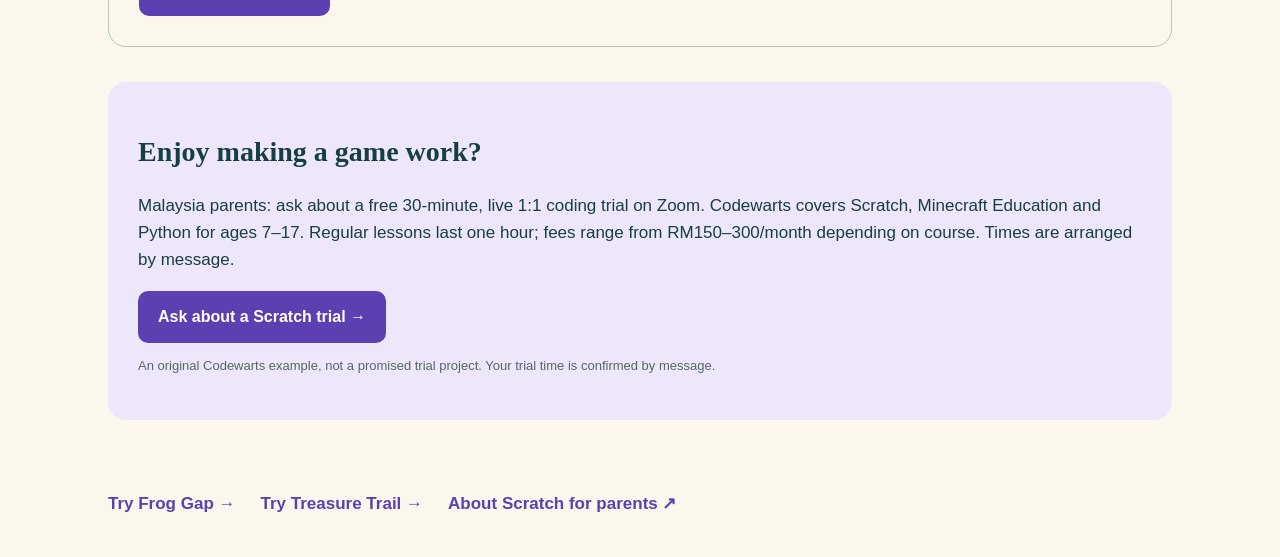
<file: star-collector/index.html>
<!doctype html><html lang="en"><head><meta charset="utf-8"><meta name="viewport" content="width=device-width,initial-scale=1"><title>Star Collector — Free Scratch Project | Codewarts Academy</title><meta name="description" content="Download an original tiny Scratch game. Move a robot, inspect a distance condition and predict when its score changes. A free Codewarts family coding activity."><link rel="canonical" href="https://rashyaakb.github.io/codewarts-academy/star-collector/"><link rel="icon" href="../assets/favicon.png"><link rel="stylesheet" href="guide.css"></head>
<body><header><a href="../">← Codewarts Academy</a><span>MOVE · CHECK · COLLECT</span></header><main><p class="eyebrow">An original free Scratch project</p><h1>When should<br>the score change?</h1><p class="lead">Arrow keys move the robot. A condition checks how close it is to the star. When the distance is less than 30, the score increases by one and the robot returns to its starting point.</p>
<div class="preview"><video controls playsinline preload="none" poster="preview.jpg" aria-label="Star Collector game demonstration with scripted controls and Hannah AI narration"><source src="demo.mp4" type="video/mp4"><track kind="captions" srclang="en" label="English" default src="demo.vtt"></video><div><h2>Play, then change a rule</h2><p><a class="cta" href="codewarts-star-collector.sb3" download>Download the Scratch project ↓</a></p><p class="small">.sb3 file · about 3 KB · no Codewarts account or email needed</p><ol><li>Open the <a href="https://scratch.mit.edu/projects/editor/" target="_blank" rel="noopener noreferrer">Scratch editor ↗</a> on a laptop or desktop.</li><li>Choose <strong>File → Load from your computer</strong>, then select the downloaded .sb3 file.</li><li>Press the green flag. Use the left and right arrow keys to move.</li><li>Select the Robot sprite to inspect its blocks.</li></ol><p class="small">You can also open the file in the Scratch desktop app if you already use it. The video is an edited project demonstration with scripted controls, reused Hannah AI narration and a custom renderer of real Scratch VM states. It is not a student result or a screen recording of a lesson.</p></div></div>
<section class="challenge"><h2>One small experiment</h2><p>Find the condition below in the Robot's blocks. Predict what will happen if you change <strong>30 to 60</strong>. Then press the green flag and test it again.</p><pre aria-label="Scratch rule excerpt">if distance to [Star] &lt; 30
    change [Score] by 1
    go to x: -180 y: -50</pre><div class="prompts"><p><strong>Predict:</strong> Will the score change closer to the star, or farther away?</p><p><strong>Test:</strong> What changed when you tried 60?</p><p><strong>Explain:</strong> What stayed the same about the robot's movement?</p></div><details><summary>Check the idea after testing</summary><p>A larger distance threshold lets the condition become true farther from the star. The movement blocks still change x by 5. Only the condition's number changed. A score increase here means “near enough” according to the program; it does not require the robot artwork to overlap the star.</p></details><button type="button" onclick="window.print()">Print these prompts</button></section>
<section class="next"><h2>Enjoy making a game work?</h2><p>Malaysia parents: ask about a free 30-minute, live 1:1 coding trial on Zoom. Codewarts covers Scratch, Minecraft Education and Python for ages 7–17. Regular lessons last one hour; fees range from RM150–300/month depending on course. Times are arranged by message.</p><a class="cta" href="../?course=scratch&amp;utm_source=website&amp;utm_medium=free_project&amp;utm_content=star-collector#contact">Ask about a Scratch trial →</a><p class="small">An original Codewarts example, not a promised trial project. Your trial time is confirmed by message.</p></section></main><footer><a href="../frog-gap/">Try Frog Gap →</a><a href="../treasure-trail/">Try Treasure Trail →</a><a href="https://scratch.mit.edu/parents/" target="_blank" rel="noopener noreferrer">About Scratch for parents ↗</a></footer></body></html>
</file>
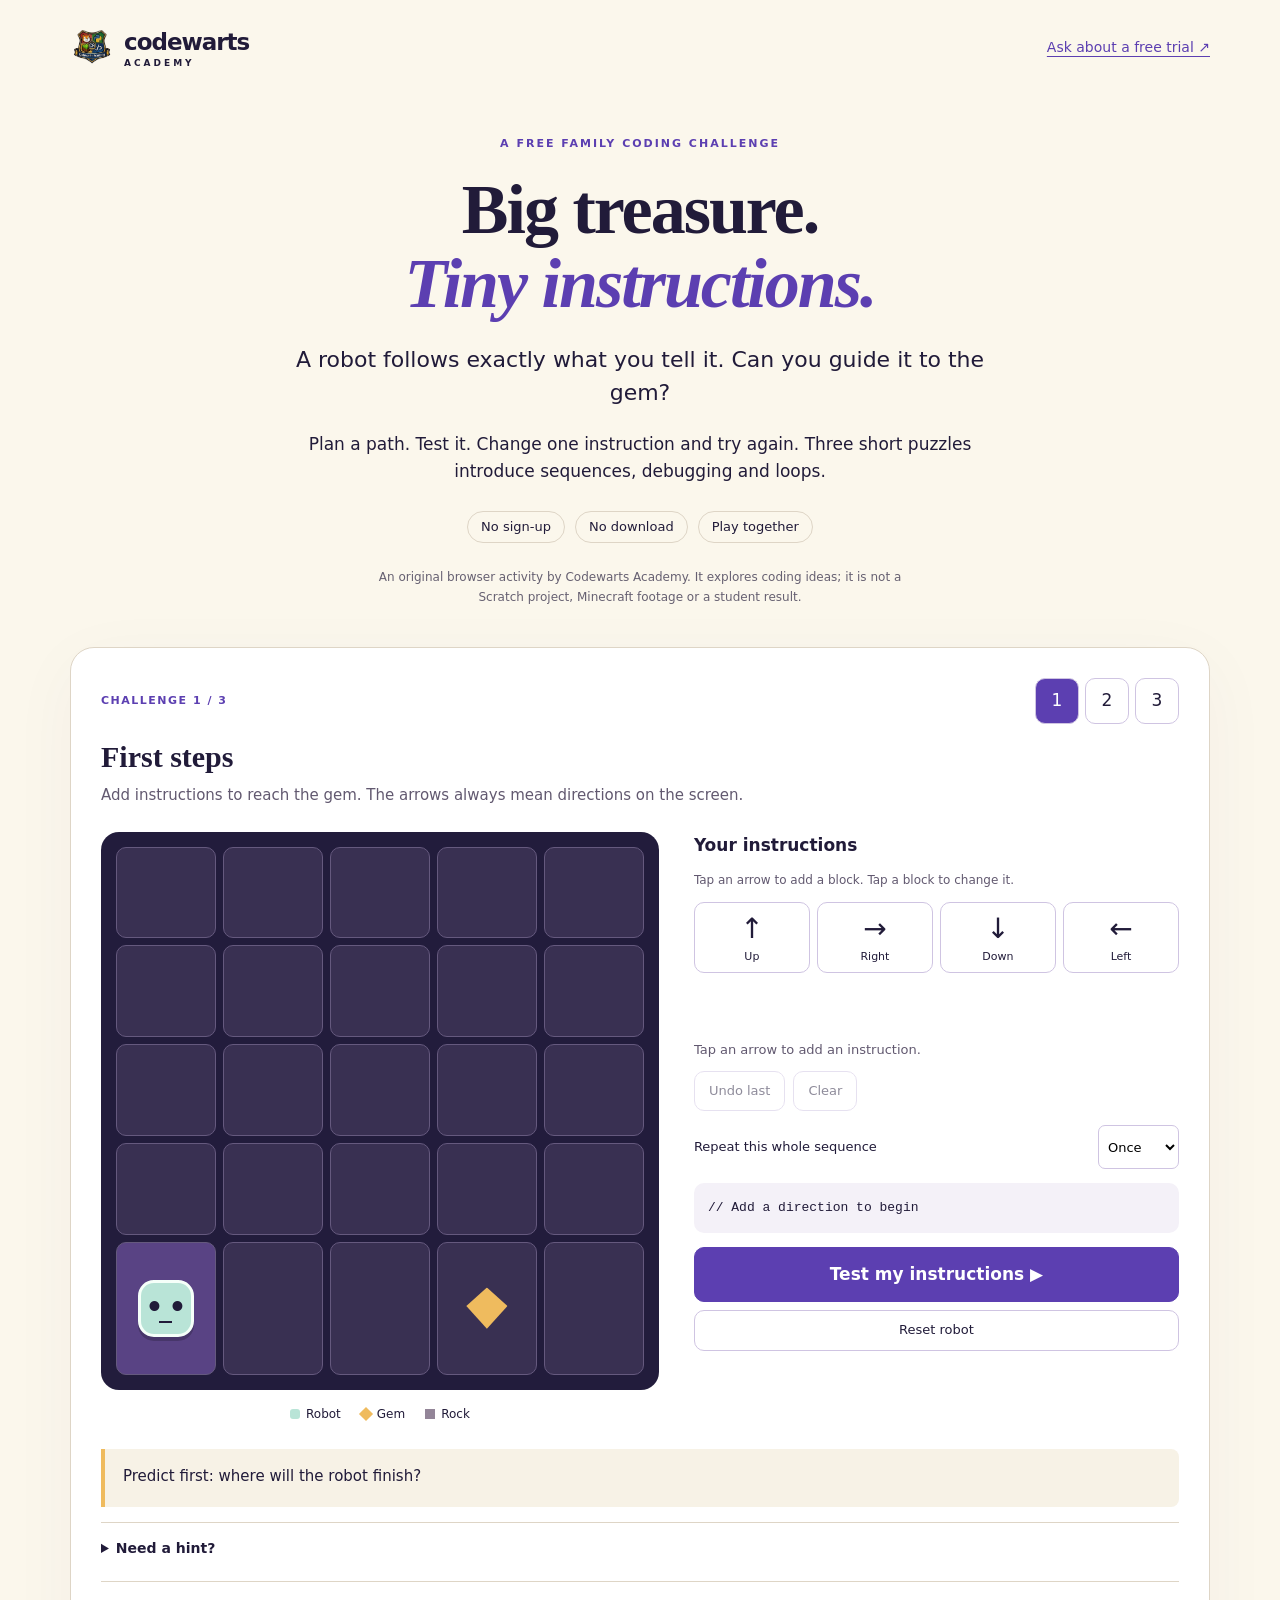
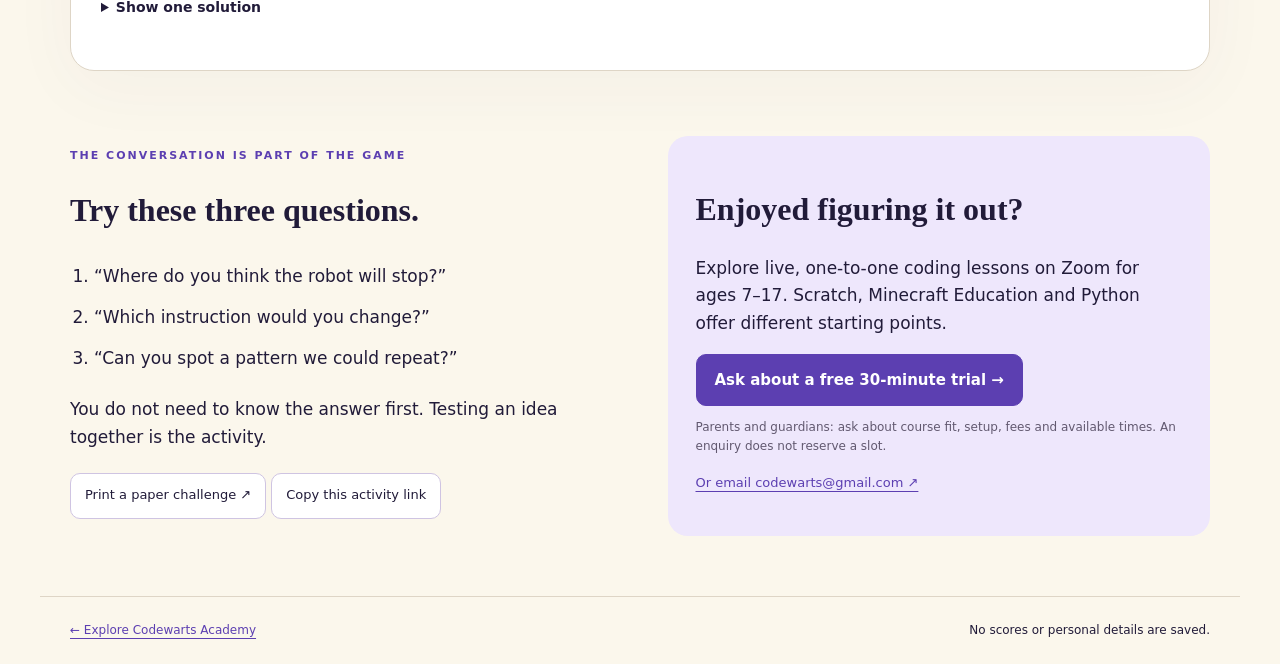
<file: treasure-trail/index.html>
<!doctype html>
<html lang="en"><head><meta charset="utf-8"><meta name="viewport" content="width=device-width,initial-scale=1"><title>Treasure Trail: Free Coding Puzzle for Families | Codewarts Academy</title><meta name="description" content="Plan a path, test your instructions and discover loops. A free original coding puzzle for children and parents. No account or download needed."><link rel="canonical" href="https://rashyaakb.github.io/codewarts-academy/treasure-trail/"><meta property="og:title" content="Can you reach the gem with just two instructions?"><meta property="og:description" content="Try Treasure Trail: a free coding challenge for families. Plan, test and improve."><meta property="og:type" content="website"><meta property="og:url" content="https://rashyaakb.github.io/codewarts-academy/treasure-trail/"><meta property="og:image" content="https://rashyaakb.github.io/codewarts-academy/assets/treasure-trail-share.png"><link rel="icon" href="../assets/favicon.png"><link rel="stylesheet" href="trail.css"><script defer src="trail.js"></script></head>
<body><a class="skip" href="#challenge">Skip to puzzle</a><header><a class="brand" href="../"><img src="../assets/codewarts-crest.webp" width="44" height="44" alt=""><span>codewarts<small>ACADEMY</small></span></a><a href="../#contact">Ask about a free trial ↗</a></header>
<main><section class="intro"><p class="eyebrow">A FREE FAMILY CODING CHALLENGE</p><h1>Big treasure.<br><em>Tiny instructions.</em></h1><p class="lead">A robot follows exactly what you tell it. Can you guide it to the gem?</p><p>Plan a path. Test it. Change one instruction and try again. Three short puzzles introduce sequences, debugging and loops.</p><div class="pills"><span>No sign-up</span><span>No download</span><span>Play together</span></div><p class="disclosure">An original browser activity by Codewarts Academy. It explores coding ideas; it is not a Scratch project, Minecraft footage or a student result.</p></section>
<section class="challenge" id="challenge" aria-labelledby="level-title"><div class="level-bar"><span id="level-count">CHALLENGE 1 / 3</span><div class="level-buttons" aria-label="Choose a challenge"><button type="button" data-level="0" aria-label="Challenge 1: First steps" aria-pressed="true">1</button><button type="button" data-level="1" aria-label="Challenge 2: Find the bug" aria-pressed="false">2</button><button type="button" data-level="2" aria-label="Challenge 3: Spot the pattern" aria-pressed="false">3</button></div></div><h2 id="level-title">First steps</h2><p id="task">Add instructions to reach the gem. The arrows always mean directions on the screen.</p>
<div class="play-area"><div class="board-wrap"><div class="board" id="board" role="img" aria-label="5 by 5 map. Robot at row 5, column 1. Gem at row 5, column 4."></div><div class="legend"><span><i class="robot-dot"></i> Robot</span><span><i class="gem-dot"></i> Gem</span><span><i class="wall-dot"></i> Rock</span></div></div><div class="editor"><h3>Your instructions</h3><p class="small">Tap an arrow to add a block. Tap a block to change it.</p><div class="direction-buttons" aria-label="Add a direction"><button type="button" data-command="U" aria-label="Add up instruction">↑<small>Up</small></button><button type="button" data-command="R" aria-label="Add right instruction">→<small>Right</small></button><button type="button" data-command="D" aria-label="Add down instruction">↓<small>Down</small></button><button type="button" data-command="L" aria-label="Add left instruction">←<small>Left</small></button></div><ol id="program" aria-label="Your program"></ol><p id="empty">Tap an arrow to add an instruction.</p><div class="edit-actions"><button id="undo" type="button">Undo last</button><button id="clear" type="button">Clear</button></div><label class="repeat" for="repeat">Repeat this whole sequence<select id="repeat"><option value="1">Once</option><option value="2">2 times</option><option value="3">3 times</option><option value="4">4 times</option></select></label><pre id="code" aria-label="Instructions as pseudocode">// Add a direction to begin</pre><button id="run" class="primary" type="button">Test my instructions ▶</button><button id="reset" type="button">Reset robot</button></div></div>
<p id="status" class="status" role="status" aria-live="polite">Predict first: where will the robot finish?</p><div class="feedback" id="feedback" hidden><h3>Gem collected!</h3><p id="learning"></p><button id="next" class="primary" type="button">Next challenge →</button></div><details id="hint"><summary>Need a hint?</summary><p id="hint-text"></p></details><details id="answer"><summary>Show one solution</summary><p id="answer-text"></p></details><noscript><p>Turn on JavaScript to play. Or try this on paper: draw a 5 by 5 grid, put a robot in the bottom-left square and a gem three squares to its right. Which instructions reach the gem?</p></noscript></section>
<section class="parent"><div><p class="eyebrow">THE CONVERSATION IS PART OF THE GAME</p><h2>Try these three questions.</h2><ol><li>“Where do you think the robot will stop?”</li><li>“Which instruction would you change?”</li><li>“Can you spot a pattern we could repeat?”</li></ol><p>You do not need to know the answer first. Testing an idea together is the activity.</p><button id="print" type="button">Print a paper challenge ↗</button><button id="copy-link" type="button">Copy this activity link</button><p id="share-status" role="status" aria-live="polite"></p></div><div class="trial"><h2>Enjoyed figuring it out?</h2><p>Explore live, one-to-one coding lessons on Zoom for ages 7–17. Scratch, Minecraft Education and Python offer different starting points.</p><a class="primary" href="../?utm_source=website&amp;utm_medium=free_activity&amp;utm_content=treasure-trail#contact">Ask about a free 30-minute trial →</a><p class="small">Parents and guardians: ask about course fit, setup, fees and available times. An enquiry does not reserve a slot.</p><a href="mailto:codewarts@gmail.com?subject=Treasure%20Trail%20and%20coding%20classes">Or email codewarts@gmail.com ↗</a></div></section>
<section class="paper"><h2>Treasure Trail — a paper coding challenge</h2><p>Start in the bottom-left square. Put a gem in the top-right square. Use arrows to plan a route. Try repeating a short sequence.</p><div class="paper-grid"></div><p>My instructions: __________________________________________________</p><p>I will repeat them ______ times. My prediction: ______________________</p><p>What happened? What would I change? ______________________________</p><p>Free activity by Codewarts Academy • rashyaakb.github.io/codewarts-academy/treasure-trail/</p></section></main><footer><a href="../">← Explore Codewarts Academy</a><span>No scores or personal details are saved.</span></footer></body></html>
</file>
<file: styles.css>
:root{--ink:#1e2437;--cream:#fff9ed;--purple:#553eaa;--violet:#7b5ed4;--gold:#f6b943;--pink:#f37989;--mint:#9fdfcf;--line:#d9d4c9}*{box-sizing:border-box}html{scroll-behavior:smooth}body{margin:0;background:var(--cream);color:var(--ink);font-family:Fredoka,Arial,sans-serif}.stars{position:absolute;z-index:-1;inset:0 0 auto;height:735px;background:#302363;overflow:hidden}.stars:before,.stars:after{content:"";position:absolute;width:3px;height:3px;background:#fff;border-radius:50%;box-shadow:45px 70px #fff,110px 145px #f6b943,180px 49px #fff,274px 118px #fff,344px 68px #f6b943,428px 170px #fff,528px 48px #fff,610px 130px #fff,704px 83px #f6b943,804px 180px #fff,918px 78px #fff,1020px 128px #f6b943,1120px 54px #fff,1210px 210px #fff,1320px 90px #fff,1400px 147px #f6b943,1500px 70px #fff}.stars:before{left:3%;top:65px}.stars:after{left:12%;top:240px;transform:scale(.65)}.site-header{height:92px;max-width:1240px;margin:auto;padding:19px 28px;display:flex;align-items:center;justify-content:space-between;color:#fff;position:relative;z-index:5}.brand{display:flex;align-items:center;gap:10px;text-decoration:none;color:inherit;font-size:23px;font-weight:700;line-height:.7;letter-spacing:-1.1px}.brand>span:last-child>span{color:var(--gold)}.brand small{font-family:"DM Mono",monospace;font-size:7px;letter-spacing:2px;display:block;margin:6px 0 0 1px}.brand-mark{font-family:"Source Serif 4",serif;font-size:25px;font-weight:700;width:37px;height:37px;display:grid;place-items:center;border:2px solid currentColor;border-radius:50%;position:relative}.brand-mark:after{content:"";position:absolute;inset:3px;border:1px solid var(--gold);border-radius:50%}nav{display:flex;gap:32px;align-items:center}nav a{color:#fbf9ff;text-decoration:none;font-size:15px}nav .nav-cta{background:var(--gold);color:var(--ink);padding:12px 18px;border-radius:100px;font-weight:600}.menu-toggle{display:none;background:none;border:0;color:#fff}.hero{min-height:605px;max-width:1240px;margin:auto;padding:78px 28px 66px;display:grid;grid-template-columns:1.02fr .98fr;align-items:center;color:#fff}.eyebrow{font-family:"DM Mono",monospace;text-transform:uppercase;letter-spacing:1.4px;font-size:11px;margin:0 0 18px;color:#f8d37e}.eyebrow i{display:inline-block;width:22px;height:1px;background:currentColor;vertical-align:middle;margin-right:8px}.hero h1,.intro h2,.section-heading h2,.path h2,.contact h2{font-size:clamp(48px,6.2vw,81px);line-height:.95;letter-spacing:-3.3px;margin:0}.hero h1 em,h2 em,blockquote em{font-family:"Source Serif 4",serif;font-weight:600;color:var(--gold)}.hero-text{font-size:18px;line-height:1.5;max-width:490px;color:#e4defa;margin:27px 0 29px}.hero-actions{display:flex;align-items:center;gap:27px}.button{border:0;text-decoration:none;display:inline-flex;align-items:center;gap:21px;font-family:inherit;font-size:16px;font-weight:600;padding:15px 19px;border-radius:100px;cursor:pointer}.button b{font-size:22px;line-height:0}.primary{background:var(--gold);color:var(--ink);box-shadow:0 4px 0 #ce8c20}.primary:hover{transform:translateY(-2px);box-shadow:0 6px 0 #ce8c20}.text-link{font-size:15px;color:#fff;text-decoration:none}.text-link span{font-size:19px;margin-left:7px}.trust-row{display:flex;align-items:center;gap:13px;margin-top:52px;font-size:13px;color:#d9d2ec;line-height:1.3}.trust-row strong{color:#fff}.mini-avatars{display:flex}.mini-avatars span{border:2px solid #302363;margin-right:-7px;width:29px;height:29px;border-radius:50%;display:grid;place-items:center;background:#ef7b8c;color:#fff;font-size:13px}.mini-avatars span:nth-child(2){background:#8f77d7}.mini-avatars span:nth-child(3){background:#75cdbc}.hero-art{height:430px;position:relative;max-width:510px;margin-left:auto;width:100%;overflow:hidden;border-radius:48% 52% 47% 53% / 54% 46% 54% 46%;background:radial-gradient(circle at 50% 46%,#8e72dc 0 25%,#684ead 45%,#38296f 70%);box-shadow:inset 0 0 70px #2c2058}.moon{position:absolute;right:51px;top:43px;width:76px;height:76px;border-radius:50%;background:#ffe8a0;box-shadow:0 0 40px #f8c85c}.orbit{position:absolute;border:1px dashed #ccb8fe;border-radius:50%;opacity:.55}.orbit-one{width:360px;height:150px;top:95px;left:70px;transform:rotate(-19deg)}.orbit-two{width:270px;height:350px;top:43px;left:112px;transform:rotate(36deg)}.spark{position:absolute;color:#f9d36c;font-size:25px}.s1{top:70px;left:68px}.s2{top:229px;right:58px}.s3{bottom:52px;left:96px}.s4{top:169px;left:35px}.castle{position:absolute;bottom:93px;right:26px;width:150px;height:106px;background:linear-gradient(90deg,#493579 30%,#654b98 30% 60%,#45306c 60%);clip-path:polygon(0 40%,16% 40%,16% 10%,26% 0,36% 10%,36% 35%,51% 35%,51% 7%,61% 0,71% 7%,71% 37%,86% 37%,86% 15%,94% 7%,100% 15%,100% 100%,0 100%);opacity:.8}.castle span{position:absolute;width:7px;height:12px;background:#f9d36c;top:57px}.castle span:nth-child(1){left:18px}.castle span:nth-child(2){left:70px}.castle span:nth-child(3){left:120px}.desk{position:absolute;bottom:72px;left:67px;width:282px;height:73px;background:#301e58;border-radius:12px 12px 0 0;transform:skewX(-5deg)}.laptop{position:absolute;right:27px;top:-63px;width:123px;height:70px;border:7px solid #e9c86b;border-bottom:11px solid #e9c86b;border-radius:7px;background:#263466;display:grid;place-items:center;transform:skewX(5deg)}.laptop div{font-family:"DM Mono";font-size:23px;color:#b9ebdf}.wand{position:absolute;width:80px;height:6px;border-radius:5px;background:linear-gradient(90deg,#bd8147,#f6c98c,#814a2e);left:49px;top:-17px;transform:rotate(-35deg)}.student{position:absolute;width:170px;height:260px;bottom:80px;left:102px}.hat{position:absolute;top:0;left:22px;width:125px;height:82px;background:#222148;clip-path:polygon(51% 0,70% 45%,100% 82%,15% 80%,39% 44%);transform:rotate(-7deg)}.hat:after{content:"";position:absolute;width:124px;height:22px;border-radius:50%;background:#343067;bottom:-2px;left:0}.hat i{position:absolute;width:25px;height:9px;border-radius:50%;background:#f1c351;right:28px;top:45px}.head{position:absolute;top:62px;left:48px;width:75px;height:77px;border-radius:43% 43% 48% 47%;background:#8f513e}.head:before{content:"";position:absolute;background:#302050;width:79px;height:34px;border-radius:60% 50% 20% 30%;top:-7px;left:-2px}.head i,.head b{position:absolute;width:10px;height:10px;border:2px solid #23223f;border-radius:50%;top:35px}.head i{left:14px}.head b{right:14px}.scarf{position:absolute;z-index:1;top:129px;left:38px;width:96px;height:42px;background:repeating-linear-gradient(90deg,#f6c84c 0 13px,#963e57 13px 26px);transform:rotate(-3deg)}.body{position:absolute;top:151px;left:20px;width:136px;height:104px;background:#32315d;border-radius:44% 46% 2px 2px}.body span{position:absolute;background:#f6c84c;width:6px;height:80px;left:64px;top:18px}.arm{position:absolute;z-index:2;width:84px;height:28px;background:#8f513e;border-radius:30px;right:-24px;top:167px;transform:rotate(-21deg)}.code-bubble{position:absolute;font-family:"DM Mono";font-size:12px;line-height:1.5;right:58px;bottom:54px;background:#f3e5bb;color:#39345c;padding:13px 14px;border-radius:9px;transform:rotate(4deg);box-shadow:4px 5px #443278}.code-bubble span{color:#e45d6f}.ticker{overflow:hidden;background:var(--gold);height:54px;display:flex;align-items:center;color:#35255f;white-space:nowrap;font-weight:600;letter-spacing:.8px}.ticker div{font-size:17px;word-spacing:15px;animation:move 24s linear infinite}.ticker b{font-size:14px;color:#bd5265}@keyframes move{to{transform:translateX(-30%)}}.section{padding:105px max(28px,calc((100% - 1184px)/2))}.intro{background:var(--cream)}.eyebrow.dark{color:#76699b}.intro-grid{display:grid;grid-template-columns:1fr 1fr;gap:110px;align-items:end}.intro h2,.section-heading h2,.path h2,.contact h2{font-size:clamp(44px,5vw,68px)}.intro h2 em,.section-heading h2 em,.path h2 em{color:var(--purple)}.intro-grid>div>p{font-size:19px;line-height:1.55;margin:0 0 22px;max-width:450px}.arrow-link{font-size:16px;color:var(--purple);text-decoration:none;font-weight:600}.arrow-link span{font-size:20px;margin-left:4px}.value-cards{display:grid;grid-template-columns:repeat(3,1fr);gap:16px;margin-top:75px}.value-cards article{background:#eee7db;padding:26px;min-height:190px;border-radius:5px}.value-cards article:nth-child(2){background:#e7defb}.value-cards article:nth-child(3){background:#d9f0e7}.card-icon{font-family:"DM Mono";font-size:25px;color:var(--purple)}.value-cards h3{font-size:21px;margin:25px 0 8px}.value-cards p{font-size:15px;line-height:1.45;margin:0}.programmes{background:#342465;color:#fff}.section-heading{display:flex;justify-content:space-between;align-items:end;gap:60px}.section-heading .eyebrow{color:#e9c76e}.section-heading h2 em{color:#f4d16d}.section-heading>p{max-width:360px;margin:0 0 5px;color:#d5caf6;line-height:1.5}.programme-grid{display:grid;grid-template-columns:repeat(3,1fr);gap:20px;margin-top:54px}.programme{position:relative;border-radius:7px;padding:22px 24px 25px;color:var(--ink);min-height:420px;overflow:hidden}.scratch{background:#f6c357}.minecraft{background:#9ddfce}.python{background:#f08493}.programme-no{font-family:"DM Mono";font-size:12px}.programme-visual{height:147px;position:relative;display:grid;place-items:center}.programme-visual>span{font-size:77px;color:#fff;text-shadow:3px 4px 0 rgba(45,38,88,.17);position:relative;z-index:1}.programme-visual i,.programme-visual b{position:absolute;display:block;border-radius:50%;border:2px dashed rgba(53,36,101,.38)}.programme-visual i{width:126px;height:126px}.programme-visual b{width:165px;height:68px;transform:rotate(-16deg)}.mine-v>span{color:#517b69;font-size:100px}.python-v>span{font-family:"DM Mono";font-size:65px;color:#ffecb8}.programme .tag{font-family:"DM Mono";font-size:11px;letter-spacing:1px;text-transform:uppercase;margin:6px 0 10px}.programme h3{font-size:31px;line-height:.95;margin:0 0 16px}.programme>p:not(.tag){font-size:15px;line-height:1.43;margin:0;max-width:280px}.programme a{position:absolute;bottom:22px;right:24px;width:36px;height:36px;border-radius:50%;background:var(--ink);color:#fff;display:grid;place-items:center;text-decoration:none;font-size:18px}.path{display:grid;grid-template-columns:.9fr 1.1fr;gap:90px;align-items:center}.path-art{height:470px;border-radius:42% 58% 57% 43% / 43% 42% 58% 57%;background:#d6cef4;position:relative;overflow:hidden}.portal{position:absolute;width:218px;height:300px;border:16px solid #6d57bd;border-radius:120px 120px 0 0;left:50%;bottom:0;transform:translateX(-50%);background:radial-gradient(circle at 45% 44%,#fbdf80 0 4%,#9b7ade 5% 18%,#59468c 50%,#36265d 70%);box-shadow:0 0 0 9px #efc753,0 0 40px #6a51bc}.portal span{position:absolute;font-size:51px;color:#fce29c;top:94px;left:76px}.crystal{position:absolute;bottom:0;background:#7460c6;clip-path:polygon(50% 0,100% 40%,80% 100%,20% 100%,0 40%)}.c1{height:164px;width:78px;left:40px}.c2{height:109px;width:59px;right:37px;background:#aa87dd}.c3{height:72px;width:39px;right:104px;background:#6a55b2}.path-copy ol{list-style:none;padding:0;margin:39px 0 0}.path-copy li{display:flex;gap:22px;padding:17px 0;border-top:1px solid var(--line)}.path-copy li:last-child{border-bottom:1px solid var(--line)}.path-copy li>span{font-family:"DM Mono";font-size:12px;color:var(--purple);padding-top:4px}.path-copy h3{margin:0 0 6px;font-size:18px}.path-copy p{font-size:14px;line-height:1.45;margin:0;color:#5f6170}.quote{text-align:center;background:#f6c357;padding-top:90px;padding-bottom:90px}.quote-mark{font-family:"Source Serif 4";font-size:98px;height:57px;color:#6e54ba}.quote blockquote{font-family:"Source Serif 4";font-size:clamp(31px,4vw,55px);line-height:1.05;max-width:870px;margin:18px auto 25px;font-weight:600}.quote blockquote em{color:#6a4ab8}.quote p{font-family:"DM Mono";font-size:12px;letter-spacing:1px;text-transform:uppercase;margin:0}.contact{background:#312462;color:#fff;display:grid;grid-template-columns:.8fr 1.2fr;gap:95px}.contact h2{margin-bottom:19px}.contact h2 em{color:var(--gold)}.contact-copy>p:not(.eyebrow){max-width:310px;line-height:1.5;color:#d7ccf4}.socials{display:flex;gap:22px;margin-top:42px}.socials a{font-size:14px;color:#f3d573;text-decoration:none}.contact-form{background:#fdf7e9;border-radius:7px;padding:27px;color:var(--ink)}label{display:block;font-family:"DM Mono";font-size:11px;letter-spacing:.6px;text-transform:uppercase;margin-bottom:17px}input,select,textarea{display:block;width:100%;margin-top:7px;border:0;border-bottom:1px solid #b6b1a7;padding:8px 0;background:transparent;font:15px Fredoka,Arial,sans-serif;color:var(--ink);outline:none;border-radius:0}textarea{resize:vertical}.split{display:grid;grid-template-columns:1fr 1fr;gap:16px}.contact-form .button{margin-top:3px}.form-note{font-size:11px;color:#777584;margin:14px 0 0}footer{color:#fff;background:#201a42;padding:32px max(28px,calc((100% - 1184px)/2));display:flex;justify-content:space-between;align-items:center}footer p{font-size:13px;margin:0;color:#ded8ef}footer p span{color:#82799d;margin-left:7px}footer>a:last-child{color:#f6d26d;text-decoration:none;font-size:13px}.sr-only{position:absolute;width:1px;height:1px;overflow:hidden;clip:rect(0,0,0,0)}
@media(max-width:760px){.stars{height:735px}.site-header{height:77px;padding:15px 20px}.menu-toggle{display:flex;width:31px;flex-direction:column;gap:5px}.menu-toggle span:not(.sr-only){height:2px;background:#fff;width:100%}nav{display:none;position:absolute;top:72px;right:20px;background:#33265f;padding:18px;border-radius:8px;flex-direction:column;align-items:stretch;gap:15px;box-shadow:0 12px 30px #20164c}nav.open{display:flex}.hero{padding:58px 25px 40px;display:block;min-height:650px}.hero h1{font-size:53px;letter-spacing:-2.5px}.hero-text{font-size:16px;margin:22px 0}.hero-art{height:300px;max-width:390px;margin:38px auto 0}.student{transform:scale(.78);transform-origin:bottom left;left:78px}.desk{left:30px;transform:scale(.82) skewX(-5deg);transform-origin:bottom left}.castle{transform:scale(.75);transform-origin:bottom right;right:10px}.code-bubble{right:20px;bottom:30px;transform:scale(.75)}.moon{right:26px;top:21px;transform:scale(.75)}.ticker{height:45px}.section{padding:68px 25px}.intro-grid,.path,.contact{grid-template-columns:1fr;gap:32px}.intro-grid>div>p{font-size:17px}.value-cards,.programme-grid{grid-template-columns:1fr}.value-cards{margin-top:42px}.value-cards article{min-height:150px}.section-heading{display:block}.section-heading>p{margin-top:20px}.programme-grid{margin-top:35px}.programme{min-height:345px}.programme-visual{height:111px}.path-art{height:330px;order:2}.path-copy{order:1}.contact{gap:35px}.contact-copy>p:not(.eyebrow){max-width:none}.contact-form{padding:21px}.hero-actions{gap:17px;flex-wrap:wrap}.trust-row{margin-top:27px}.quote{padding-top:58px;padding-bottom:58px}.split{grid-template-columns:1fr}footer{display:grid;gap:20px}.brand{font-size:20px}}
</file>
<file: trial-cta.css>
.trial-note{margin:14px 0 0;font-size:12px;color:#d9d2ec}.spell-cta{position:relative;overflow:hidden}.spell-cta:before{content:"";position:absolute;inset:-120% 35% auto -80%;height:280%;width:28%;background:rgba(255,255,255,.48);transform:rotate(24deg);transition:transform .5s ease}.spell-cta:hover:before{transform:translateX(550%) rotate(24deg)}.spell-spark{font-size:17px;color:#6343a5;display:inline-block;animation:twinkle 1.7s ease-in-out infinite}.contact-cta{margin-top:21px}.contact-details{margin-top:28px;display:grid;gap:11px}.contact-details a{color:#fff;text-decoration:none;font-size:15px}.price-note{font-size:13px!important;color:#cfc4ee!important;margin:24px 0 -18px}@keyframes twinkle{50%{transform:scale(1.45) rotate(20deg);color:#fff}}.mobile-trial-cta{display:none}@media(max-width:760px){body{padding-bottom:72px}.trial-note{font-size:11px}.contact-cta{margin-top:16px}.mobile-trial-cta{display:block;position:fixed;z-index:20;left:14px;right:14px;bottom:12px;padding:15px 18px;border-radius:12px;background:#e6bb50;color:#201744;text-align:center;font-weight:800;text-decoration:none;box-shadow:0 5px 18px rgba(0,0,0,.28)}}
</file>
<file: academy-theme.css>
:root{--hogwarts-red:#8e2430;--hogwarts-orange:#d68a22;--hogwarts-green:#197244;--hogwarts-purple:#302363;--hogwarts-gold:#e2b74e}.crest-brand{gap:9px}.crest-brand img{width:54px;height:54px;object-fit:contain;filter:drop-shadow(0 3px 4px rgba(0,0,0,.26))}.crest-brand .brand-mark{display:none}.lesson-banner{display:block;width:130px;height:166px;object-fit:contain;margin:-1px auto -2px;filter:drop-shadow(0 9px 8px rgba(36,18,48,.25));transition:transform .25s ease}.programme:hover .lesson-banner{transform:translateY(-5px) scale(1.03)}.programme.scratch{background:linear-gradient(135deg,#a52f3b,#751d2b);color:#fff}.programme.minecraft{background:linear-gradient(135deg,#edb34d,#bd6e19);color:#fff}.programme.python{background:linear-gradient(135deg,#278258,#135130);color:#fff}.programme.scratch .tag,.programme.minecraft .tag,.programme.python .tag{color:#fdf1ce}.programme.scratch a,.programme.minecraft a,.programme.python a{background:#fff;color:var(--ink)}.programme.scratch:before,.programme.minecraft:before,.programme.python:before{content:"";position:absolute;inset:9px;border:1px solid rgba(255,231,162,.5);border-radius:3px;pointer-events:none}.programme h3,.programme>p:not(.tag),.programme-no{position:relative;z-index:1}.programme a{z-index:2}.programmes{background:linear-gradient(145deg,#221747,#3e2b78)}.ticker{background:var(--hogwarts-gold)}.quote{background:linear-gradient(135deg,#e5bf5d,#d89c32)}.hero-art{background:radial-gradient(circle at 50% 46%,#8566d4 0 25%,#533d91 47%,#2a1e56 74%)}.contact{background:linear-gradient(135deg,#201744,#3a286f)}.primary{background:#e6bb50;box-shadow:0 4px 0 #a66c18}.primary:hover{box-shadow:0 6px 0 #a66c18}.nav-cta{background:#e6bb50!important}.crest-brand{font-size:21px}@media(max-width:760px){.crest-brand img{width:46px;height:46px}.lesson-banner{height:135px;width:108px}.programme{min-height:370px}}
</file>
<file: banner-update.css>
/* Original Codewarts banner collection, cropped into individual programme crests. */
.programme .lesson-banner{width:142px;height:180px;margin:-6px auto -5px;object-fit:contain}
.programme a{width:auto!important;height:auto!important;display:inline-flex!important;align-items:center;gap:8px;right:22px!important;bottom:21px!important;padding:9px 13px!important;border-radius:4px!important;font-size:13px!important;font-weight:600;line-height:1!important;white-space:nowrap;box-shadow:0 3px 0 rgba(30,36,55,.18)}
.programme a span{font-size:17px;line-height:.7}.programme a:hover{transform:translateY(-2px);box-shadow:0 5px 0 rgba(30,36,55,.18)}
@media(max-width:760px){.programme .lesson-banner{width:120px;height:152px}.programme a{right:20px!important}}
</file>
<file: projects.css>
.projects{background:#fff9ed}.projects-heading{display:flex;justify-content:space-between;align-items:end;gap:70px}.projects-heading h2{font-size:clamp(44px,5vw,68px);line-height:.95;letter-spacing:-2.5px;margin:0}.projects-heading h2 em{font-family:"Source Serif 4",serif;color:#553eaa}.projects-heading>p{max-width:370px;margin:0;line-height:1.5;color:#5d5c67}.project-tabs{display:flex;gap:10px;border-bottom:1px solid #d9d4c9;margin-top:52px}.project-tab{border:0;background:transparent;font:600 16px Fredoka,Arial,sans-serif;color:#706c78;padding:13px 19px;cursor:pointer;border-radius:7px 7px 0 0}.project-tab.active{background:#362665;color:#fff}.project-panel{padding:38px 0 8px;display:grid;grid-template-columns:.9fr 1.1fr;gap:76px;align-items:center}.project-placeholder{min-height:288px;border-radius:7px;display:flex;flex-direction:column;justify-content:center;align-items:center;text-align:center;border:1px dashed rgba(52,39,94,.43);padding:28px;position:relative;overflow:hidden}.project-placeholder:before,.project-placeholder:after{content:"✦";position:absolute;color:rgba(255,246,212,.72);font-size:24px}.project-placeholder:before{top:28px;left:38px}.project-placeholder:after{right:42px;bottom:30px}.project-placeholder span{font-family:"DM Mono",monospace;font-size:50px;line-height:1;color:#ffe3a0;margin-bottom:15px}.project-placeholder strong{font-size:24px;line-height:1.03;color:#fff}.project-placeholder p{color:#f8ebd3;margin:12px 0 0;font-size:14px}.scratch-place{background:linear-gradient(135deg,#a8323f,#701c2a)}.minecraft-place{background:linear-gradient(135deg,#e8b34f,#bb721c)}.minecraft-place span{color:#557b64}.python-place{background:linear-gradient(135deg,#278055,#155134)}.python-place span{font-size:44px}.project-copy .tag{font-family:"DM Mono",monospace;text-transform:uppercase;letter-spacing:1px;font-size:11px;color:#6d58ac}.project-copy h3{font-size:clamp(25px,3vw,38px);line-height:1.04;margin:11px 0 17px}.project-copy>p:not(.tag){max-width:485px;line-height:1.55;color:#5f5d68}.coming-soon{display:inline-block!important;background:#e8e0fc;color:#533e9f!important;border-radius:100px;padding:8px 12px;font-size:12px!important;margin-top:11px!important}@media(max-width:760px){.projects-heading,.project-panel{display:block}.projects-heading>p{margin-top:20px}.project-tabs{margin-top:33px;overflow-x:auto}.project-tab{white-space:nowrap;padding:12px 14px;font-size:14px}.project-panel{padding-top:26px}.project-placeholder{min-height:235px}.project-copy{margin-top:27px}}
</file>
<file: project-gallery.css>
.project-panel{display:block!important;padding:34px 0 8px!important}.project-copy h3{max-width:640px}.project-grid{display:grid;grid-template-columns:repeat(3,1fr);gap:18px;margin-top:28px}.project-card{overflow:hidden;border-radius:7px;background:#eee7db;box-shadow:0 5px 16px rgba(37,26,64,.11)}.project-media,.project-empty{height:190px;background:#6e202b;display:grid;place-items:center;overflow:hidden}.project-media video{width:100%;height:100%;object-fit:cover;display:block}.project-empty span{font-family:"DM Mono",monospace;color:#ffdea0;font-size:50px}.scratch-project .project-empty{background:linear-gradient(135deg,#9c2c38,#6c1c28)}.minecraft-project .project-empty{background:linear-gradient(135deg,#e8b650,#bc751d)}.minecraft-project .project-empty span{color:#507461;font-size:62px}.python-project .project-empty{background:linear-gradient(135deg,#278155,#145033)}.project-info{padding:18px 18px 20px;min-height:137px}.project-info span{font-family:"DM Mono",monospace;text-transform:uppercase;letter-spacing:1px;font-size:10px;color:#715da7}.project-info h4{font-size:20px;margin:9px 0 6px}.project-info p{font-size:14px;line-height:1.4;color:#65616d;margin:0}.featured{outline:3px solid #d8b14e;outline-offset:-3px}@media(max-width:760px){.project-grid{grid-template-columns:1fr}.project-media,.project-empty{height:210px}}
</file>
<file: enquiry.css>
/* Enquiry improvements, retaining the Codewarts colours and typography. */
.contact h2{letter-spacing:-1.2px;line-height:1.14;font-weight:500}.parent-questions h2{font-family:'Source Serif 4',Georgia,serif;font-size:48px;line-height:1.12;letter-spacing:-1px;margin:0}.parent-questions h2 em{color:#553eaa}.contact .price-note{margin:24px 0 18px}.programme .course-enquire{position:absolute!important;bottom:22px!important;left:22px;right:auto!important}.mobile-trial-cta[hidden]{display:none!important}
.skip-link{position:absolute;top:-100px;left:16px;background:#fff;color:#221747;padding:12px;z-index:99}.skip-link:focus{top:10px}a:focus-visible,button:focus-visible,summary:focus-visible,select:focus-visible,textarea:focus-visible{outline:3px solid #bf7d0e;outline-offset:5px}.hero h1{font-size:clamp(44px,5.2vw,73px);line-height:1.07}.hero-text{max-width:530px}.hero .trial-note{font-size:14px;line-height:1.6}.hero-art{align-self:center}.trust-row p{line-height:1.7}.programme{min-height:480px}.programme .course-enquire{position:static;display:inline-flex;width:auto;height:auto;background:transparent;color:#fff;border:1px solid #fff9;border-radius:6px;padding:12px;margin-top:12px;font-size:15px}.programme .project-link{display:none}.programme>p:not(.tag){max-width:none}.reference-grid{display:grid;grid-template-columns:repeat(3,minmax(0,1fr));gap:24px;margin-top:38px}.reference-card{border:1px solid #ddd3bc;border-radius:16px;background:#fff;overflow:hidden}.reference-card video{display:block;width:100%;aspect-ratio:1;object-fit:contain;background:#15152a}.reference-card>div{padding:23px}.reference-card span{font-family:'DM Mono',monospace;font-size:10px;letter-spacing:.7px;color:#6643a5}.reference-card h3{font-size:23px;line-height:1.2;margin:15px 0}.reference-card p{font:16px/1.55 Fredoka,Arial,sans-serif;color:#58596a}.reference-card a{color:#553eaa;text-underline-offset:3px}.reference-card small{display:block;margin-top:24px;font:12px/1.65 Arial,sans-serif;color:#666}.parent-questions{background:#f1e9d7;display:grid;grid-template-columns:1fr 1.4fr;gap:20px 60px}.parent-questions>.eyebrow{grid-column:1/-1}.faq-list details{border-top:1px solid #b6ad9f;padding:20px 0}.faq-list details:last-child{border-bottom:1px solid #b6ad9f}.faq-list summary{font-size:19px;cursor:pointer;line-height:1.4}.faq-list p{font-size:16px;line-height:1.65;color:#595660}.contact-copy a{color:#ffe199;text-underline-offset:4px;overflow-wrap:anywhere}.contact .contact-copy>p{max-width:none}.contact .privacy-note{font:13px/1.65 Arial,sans-serif!important;color:#d3c6eb!important}.contact-form h3{font-size:27px;margin:0 0 12px}.contact-form .form-intro{font-size:16px;line-height:1.5}.contact-form label{font-size:12px;letter-spacing:.2px;line-height:1.6}.contact-form select{font-size:16px;min-height:48px}.contact-form .button{white-space:normal;text-align:left;line-height:1.4;min-height:48px}.contact-form .form-note{font:13px/1.55 Arial,sans-serif;color:#5a5465}.contact-form [hidden]{display:none!important}#message-result{margin-top:24px;border-top:1px solid #c9bd9d;padding-top:23px}#prepared-message{font:15px/1.5 Arial,sans-serif;min-height:190px;background:#fff;padding:12px;border:1px solid #a99e86;border-radius:5px}.send-actions{display:grid;grid-template-columns:1fr 1fr;gap:10px}.send-actions a,.send-actions button{font:14px/1.4 Fredoka,Arial,sans-serif;padding:12px;text-align:center;background:#fff;border:1px solid #bdb09c;border-radius:5px;color:#37225f;text-decoration:none;cursor:pointer;min-height:46px}.send-actions .send-email{background:#37225f;color:#fff}#copy-status{font-size:14px;line-height:1.5;color:#385844}footer{padding-bottom:42px}footer .brand img{width:54px;height:54px}
@media(max-width:900px){.reference-grid{grid-template-columns:1fr}.reference-card{display:grid;grid-template-columns:1fr 1fr}.parent-questions{grid-template-columns:1fr}.reference-card video{height:100%;max-height:410px}.contact{gap:36px}.hero h1{font-size:54px}}
@media(max-width:760px){.hero h1{font-size:47px;letter-spacing:-1.7px}.reference-card{display:block}.reference-card video{height:auto;max-height:none}.programme{min-height:435px}.send-actions{grid-template-columns:1fr}.contact-form{padding:22px}.mobile-trial-cta{font-size:15px;line-height:1.3;min-height:48px;padding:14px 20px}footer{padding-bottom:110px}.hero-actions .button{max-width:100%;white-space:normal;font-size:16px}.parent-questions h2{font-size:42px}.contact h2{font-size:43px}.section{scroll-margin-top:25px}}
@media(prefers-reduced-motion:reduce){html{scroll-behavior:auto}*,*:before,*:after{animation:none!important;transition:none!important}}

.free-activity{display:grid;grid-template-columns:1fr 1fr;gap:45px;align-items:center;background:#f4eedf}.free-activity h2{font:600 44px/1.14 'Source Serif 4',Georgia,serif;letter-spacing:-1px;margin:15px 0}.free-activity h2 em{color:#553eaa}.free-activity p{line-height:1.6}.free-activity img{display:block;width:100%;height:auto;border-radius:16px;border:1px solid #dacfb9}.free-activity .activity-note{font-size:13px;color:#625970}.direct-enquiry{display:flex;flex-wrap:wrap;gap:10px;margin:25px 0 12px}.direct-enquiry a{display:inline-block;background:#fff;color:#37225f!important;border-radius:8px;text-decoration:none;padding:12px 16px;font-size:15px;min-height:48px}.contact .direct-note{font:14px/1.6 Arial,sans-serif;color:#e2d9ed!important}@media(max-width:760px){.free-activity{grid-template-columns:1fr;gap:24px}.free-activity h2{font-size:36px}.direct-enquiry{flex-direction:column}.direct-enquiry a{text-align:center}}

.hero .lesson-price{border-left:3px solid #bd8b37;padding:9px 0 9px 16px;font:14px/1.65 Arial,sans-serif;color:#e9e0ff;margin:20px 0;max-width:520px}.hero .lesson-price strong{color:#ffe08a;font-size:16px}
</file>
<file: demo.css>
.lesson-demo{display:grid;grid-template-columns:1.3fr .7fr;gap:60px;align-items:center;background:#f8f3e5;color:#25233a}.lesson-demo h2{font:600 clamp(38px,4vw,58px)/1.1 'Source Serif 4',Georgia,serif;margin:18px 0}.lesson-demo h2 em{color:#553eaa}.lesson-demo p{line-height:1.65;max-width:560px}.lesson-demo .demo-disclosure{font:13px/1.65 Arial,sans-serif;color:#5a5967;margin:22px 0}.lesson-demo video{width:100%;max-width:330px;max-height:590px;justify-self:center;border-radius:18px;background:#132a40;box-shadow:0 14px 40px #22174722}.course-compare{margin-top:45px;background:#fff;color:#29253b;padding:28px;border-radius:15px}.course-compare h3{margin:0 0 18px;font-size:25px}.compare-scroll{overflow:auto}.course-compare table{border-collapse:collapse;width:100%;font:15px/1.5 Arial,sans-serif;text-align:left}.course-compare caption{text-align:left;font-size:13px;color:#655b75;margin-bottom:12px}.course-compare th,.course-compare td{padding:15px 12px;border-bottom:1px solid #e4ddeb}.course-compare th{font-weight:700}.course-compare thead{background:#f3eff9}.course-compare a{color:#553eaa}.course-compare p{font-size:15px;line-height:1.5}.price-note a{color:inherit;text-underline-offset:3px}@media(max-width:760px){.lesson-demo{grid-template-columns:1fr;gap:28px}.lesson-demo video{max-width:290px}.course-compare{padding:18px}.course-compare th,.course-compare td{padding:12px 8px;font-size:13px}.lesson-demo .button{white-space:normal}}
</file>
<file: frog-gap/frog.css>
:root{color-scheme:light;--ink:#173f43;--cream:#fbf7ec;--purple:#5c3fb1}*{box-sizing:border-box}body{margin:0;background:var(--cream);color:var(--ink);font:17px/1.6 Arial,sans-serif}header,main,footer{max-width:1120px;margin:auto}header{padding:24px 28px;display:flex;justify-content:space-between;gap:24px;align-items:center}header a,footer a{color:var(--purple);font-weight:700;text-decoration:none}header span,.eyebrow{font-size:12px;letter-spacing:1.4px;font-weight:700;color:var(--purple)}main{padding:30px 28px 60px;display:grid;grid-template-columns:1fr 1fr;gap:52px;align-items:start}h1{font:700 clamp(36px,5vw,57px)/1.08 Georgia,serif;letter-spacing:-1px;margin:12px 0 24px}h2{font:700 27px/1.2 Georgia,serif}.small{font-size:13px;color:#526963}pre{padding:22px;background:#123f48;color:#ffe279;border-radius:14px;font:19px/1.7 Consolas,monospace;overflow:auto}details{border-top:1px solid #d2d8ca;padding:16px 0}summary{cursor:pointer;font-weight:700}.next{background:#eee7fc;border-radius:18px;padding:24px;margin-top:28px}.cta,button{display:inline-block;border:0;border-radius:10px;padding:16px 20px;background:var(--purple);color:white;font:700 16px/1.3 Arial,sans-serif;text-decoration:none;cursor:pointer}button{width:100%}button:disabled{opacity:.6;cursor:wait}canvas{display:block;width:100%;height:auto;border-radius:22px;background:#092e37}fieldset{display:flex;flex-wrap:wrap;gap:14px;border:1px solid #b6c7b6;border-radius:12px;padding:15px;margin:20px 0 16px}legend{font-weight:700;font-size:15px}fieldset label{padding:10px 14px;background:white;border-radius:8px;flex:1;white-space:nowrap}fieldset input{accent-color:var(--purple)}fieldset small{font-size:12px;color:#526963}#result{min-height:58px;font-weight:700}footer{padding:20px 28px 40px;display:flex;gap:26px;flex-wrap:wrap}a:focus-visible,button:focus-visible,input:focus-visible,summary:focus-visible{outline:3px solid #d18e14;outline-offset:5px}@media(max-width:760px){header{padding:20px;align-items:flex-start}header span{max-width:100px;text-align:right}main{grid-template-columns:1fr;padding:12px 20px 30px;gap:24px}.experiment{grid-row:2}canvas{max-width:420px;max-height:495px;margin:auto}.intro h1{font-size:42px}.next{padding:20px}footer{padding:20px}pre{font-size:17px}}@media(prefers-reduced-motion:reduce){*{scroll-behavior:auto}}
@media(max-width:760px){.intro{display:contents}.experiment{grid-row:4}.intro h1{margin-bottom:0}.intro>p{margin:0}}
</file>
<file: jump-lab/lab.css>
*{box-sizing:border-box}body{margin:0;background:#f8f3e5;color:#282139;font:17px/1.6 system-ui,sans-serif}header{max-width:1200px;margin:auto;padding:24px;display:flex;justify-content:space-between;gap:20px;font-size:13px}a{color:#553eaa}header a{text-decoration:none;font-weight:700}main{display:grid;grid-template-columns:1.1fr .9fr;gap:60px;max-width:1160px;margin:auto;padding:25px 24px 70px}h1{font:700 clamp(36px,4.5vw,58px)/1.1 Georgia,serif;margin:10px 0 24px}.eyebrow{font-size:12px;letter-spacing:2px;color:#6747a5;font-weight:700}.explain>p{max-width:580px}.explain>p:nth-of-type(3){font-size:13px;color:#676171}.game{align-self:start;position:sticky;top:20px}.game canvas{display:block;width:100%;max-width:430px;border-radius:20px;box-shadow:0 15px 40px #22174725}.game>p{font-size:11px;color:#676171;text-align:center}fieldset{border:1px solid #cbbfdd;border-radius:12px;padding:18px;display:flex;gap:18px;flex-wrap:wrap}legend{padding:0 8px;font-weight:700}label{cursor:pointer;background:white;padding:12px;border-radius:8px}small{font-size:12px}input{accent-color:#553eaa}.rule{background:#142c40;color:#dceaf3;font:15px/1.8 Consolas,monospace;border-radius:12px;padding:20px;margin-top:18px}#jump-rule{color:#ffe279}.hint,.small{font-size:13px}button,.cta{background:#553eaa;color:white;border:0;padding:16px 22px;font:700 15px/1.4 system-ui,sans-serif;border-radius:8px;cursor:pointer;display:inline-block;text-decoration:none}button:disabled{opacity:.65;cursor:wait}#result{min-height:52px;font-weight:700;color:#553eaa}details{border-top:1px solid #d4c9df;padding-top:15px}summary{cursor:pointer;font-weight:700}.next{border-top:1px solid #d4c9df;margin-top:28px;padding-top:10px}.next h2{font:700 28px Georgia,serif}a:focus-visible,button:focus-visible,input:focus-visible,summary:focus-visible{outline:3px solid #bd7b12;outline-offset:5px}@media(max-width:760px){main{grid-template-columns:1fr;gap:24px}.game{position:static;grid-row:1}.game canvas{max-height:380px;max-width:249px;margin:auto}header span{display:none}.game>p{max-width:290px;margin:10px auto}h1{font-size:37px}fieldset{gap:10px}label{padding:10px}.cta{white-space:normal}}

.game canvas{max-height:500px;max-width:327px;margin:auto}.game fieldset{margin:18px 0 14px;padding:12px;gap:10px;font-size:14px}.game label{padding:8px}.game button{width:100%}.game #result{font-size:14px;text-align:left}.game>p:last-child{font-size:11px;text-align:center}@media(max-width:760px){.game canvas{max-height:320px;max-width:209px}.game fieldset{margin-top:15px}.game #result{max-width:none;text-align:left}}
</file>
<file: star-collector/guide.css>
:root{--ink:#173f43;--cream:#fbf7ec;--purple:#5c3fb1}*{box-sizing:border-box}body{margin:0;background:var(--cream);color:var(--ink);font:17px/1.6 Arial,sans-serif}header,main,footer{max-width:1120px;margin:auto}header{padding:24px 28px;display:flex;justify-content:space-between;gap:20px}a{color:var(--purple)}header a,footer a{text-decoration:none;font-weight:700}header span,.eyebrow{font-size:12px;letter-spacing:1.4px;font-weight:700;color:var(--purple)}main{padding:26px 28px 50px}h1{font:700 clamp(40px,6vw,67px)/1.06 Georgia,serif;letter-spacing:-1.5px;margin:15px 0 26px}h2{font:700 28px/1.2 Georgia,serif}.lead{font-size:20px;max-width:820px}.preview{display:grid;grid-template-columns:340px 1fr;gap:45px;align-items:start;margin:35px 0 45px}.preview video{width:100%;height:auto;max-height:605px;border-radius:16px;background:#102c45}.small{font-size:13px;color:#526963}.cta,button{display:inline-block;padding:15px 20px;border:0;border-radius:10px;background:var(--purple);color:white;font:700 16px/1.4 Arial,sans-serif;text-decoration:none;cursor:pointer}ol{padding-left:22px}li{padding:7px 0}.challenge{padding:30px;border:1px solid #b6c7b6;border-radius:18px}pre{padding:20px;background:#123f48;color:#ffe279;border-radius:12px;overflow:auto;font:18px/1.7 Consolas,monospace}.prompts{display:grid;grid-template-columns:repeat(3,1fr);gap:25px}details{padding:15px 0;margin:10px 0;border-top:1px solid #d2d8ca}summary{cursor:pointer;font-weight:700}.next{padding:30px;background:#eee7fc;border-radius:18px;margin-top:35px}footer{padding:20px 28px 40px;display:flex;gap:25px;flex-wrap:wrap}a:focus-visible,button:focus-visible,summary:focus-visible{outline:3px solid #d18e14;outline-offset:5px}@media(max-width:760px){header{padding:20px}header span{max-width:110px;text-align:right}main{padding:12px 20px 30px}.preview{grid-template-columns:1fr;gap:20px}.preview video{max-width:300px;margin:auto}.prompts{grid-template-columns:1fr;gap:0}.challenge,.next{padding:20px}pre{font-size:14px}h1{font-size:44px}.lead{font-size:18px}}@media print{header,footer,video,.preview>div,.next,button{display:none}body{background:white;font-size:12pt}main{padding:0}.preview{display:none}.challenge{border:0;padding:0}h1{font-size:28pt}h1 br{display:none}pre{background:#eee;color:black}.prompts{display:block}details{display:none}.eyebrow:after{content:' · codewarts-academy / star-collector'}a{color:inherit;text-decoration:none}}
</file>
<file: treasure-trail/trail.css>
:root{--ink:#211b39;--purple:#5c3fb1;--cream:#fbf7ec;--gold:#efbb5e;--line:#ded5c6}*{box-sizing:border-box}body{margin:0;background:var(--cream);color:var(--ink);font:17px/1.6 system-ui,sans-serif}a{color:var(--purple);text-underline-offset:4px}button,select{font:inherit}button,a.primary{cursor:pointer}button{border:1px solid #cfc4e2;background:white;color:var(--ink);border-radius:10px;min-height:46px;padding:9px 14px}button:hover{background:#eee7fc}button:disabled{opacity:.5;cursor:default}button:focus-visible,a:focus-visible,select:focus-visible,summary:focus-visible{outline:3px solid #9e6010;outline-offset:4px}.skip{position:absolute;top:-100px;background:#fff;padding:10px}.skip:focus{top:8px;z-index:20}header,footer{max-width:1200px;margin:auto;padding:24px 30px;display:flex;align-items:center;justify-content:space-between;gap:20px}header>a:last-child{font-size:14px}.brand{display:flex;align-items:center;gap:10px;font-size:23px;font-weight:800;color:var(--ink);text-decoration:none;letter-spacing:-1px}.brand small{display:block;font-size:9px;letter-spacing:3px;margin-top:-5px}.brand img{object-fit:contain}main{max-width:1200px;margin:auto;padding:30px}.intro{max-width:740px;margin:0 auto 40px;text-align:center}.eyebrow{font-size:11px;font-weight:800;letter-spacing:2px;color:var(--purple)}h1{font:700 clamp(44px,6vw,70px)/1.06 Georgia,serif;letter-spacing:-2px;margin:20px 0}h1 em{color:var(--purple)}.lead{font-size:22px;line-height:1.5}h2{font:700 30px/1.2 Georgia,serif}h3{font-size:17px}.pills{display:flex;justify-content:center;gap:10px;flex-wrap:wrap;margin:25px 0}.pills span{font-size:13px;border:1px solid var(--line);border-radius:100px;padding:5px 13px}.disclosure{font-size:12px;color:#666071;max-width:550px;margin:20px auto}.challenge{background:#fff;border:1px solid var(--line);border-radius:24px;box-shadow:0 16px 70px #4930650a;padding:30px;scroll-margin-top:20px}.level-bar{display:flex;align-items:center;justify-content:space-between;gap:12px}#level-count{font-size:11px;letter-spacing:1.5px;font-weight:800;color:var(--purple)}.level-buttons{display:flex;gap:6px}.level-buttons button{width:44px;padding:6px}.level-buttons [aria-pressed=true]{background:var(--purple);color:#fff}.challenge h2{margin:15px 0 8px}#task{max-width:780px;font-size:15px;color:#625970;margin:0 0 25px}.play-area{display:grid;grid-template-columns:minmax(0,1.15fr) minmax(0,1fr);gap:35px}.board-wrap{align-self:start}.board{display:grid;grid-template-columns:repeat(5,1fr);aspect-ratio:1;gap:7px;padding:15px;background:#221c3c;border-radius:18px;position:relative}.cell{position:relative;background:#393052;border:1px solid #65597e;border-radius:10px;display:flex;align-items:center;justify-content:center}.cell.visited{background:#594384}.cell.wall{background:#63586d;border-color:#938598}.cell.wall:after{content:'';width:55%;height:48%;background:#a99db1;clip-path:polygon(25% 0,75% 5%,100% 70%,80% 100%,5% 85%,0 35%)}.gem{width:42%;aspect-ratio:1;background:var(--gold);clip-path:polygon(50% 0,100% 45%,50% 100%,0 45%);filter:drop-shadow(0 0 8px #efbb5e)}.bot{width:58%;aspect-ratio:1;background:#b9e4d7;border:3px solid #f5fff9;border-radius:28%;box-shadow:0 4px 0 #0003;position:absolute;z-index:2;display:flex;align-items:center;justify-content:center;color:#211b39;font-weight:900;font-size:clamp(16px,3vw,28px);line-height:1}.bot:before{content:'••';letter-spacing:5px;margin-left:5px}.bot:after{content:'';position:absolute;width:25%;height:4%;background:#211b39;bottom:20%;left:37%}.legend{display:flex;justify-content:center;gap:20px;font-size:12px;margin-top:15px}.legend span{display:flex;align-items:center;gap:6px}.legend i{display:inline-block;width:10px;height:10px}.robot-dot{background:#b9e4d7;border-radius:3px}.gem-dot{background:var(--gold);transform:rotate(45deg)}.wall-dot{background:#938598}.editor h3{margin:0 0 12px}.direction-buttons{display:grid;grid-template-columns:repeat(4,1fr);gap:7px}.direction-buttons button{font-size:28px;line-height:1.2;padding:9px 2px}.direction-buttons small{display:block;font-size:11px;margin-top:4px}#program{display:flex;gap:6px;flex-wrap:wrap;list-style:none;padding:0;margin:15px 0 8px;min-height:42px}#program li{width:37px;height:37px;display:grid;place-items:center;background:#eee7fc;border:1px solid #d3c6ef;border-radius:8px;font:700 23px/1 system-ui}#program li.active{background:var(--purple);color:#fff;outline:3px solid var(--gold)}#empty{font-size:13px;margin:10px 0;color:#625970}.edit-actions{display:flex;gap:8px;margin-bottom:14px}.edit-actions button,#reset{font-size:13px;min-height:38px}.repeat{display:flex;align-items:center;gap:14px;justify-content:space-between;font-size:13px;margin:12px 0}.repeat select{border:1px solid #cfc4e2;border-radius:7px;min-height:44px;padding:5px;background:#fff}pre{padding:14px;background:#f4f1f8;border-radius:10px;white-space:pre-wrap;font:13px/1.65 ui-monospace,monospace;margin:14px 0;max-height:170px;overflow:auto}.primary{display:inline-block;background:var(--purple);color:white;border:1px solid var(--purple);text-decoration:none;font-weight:700;padding:13px 18px;border-radius:10px;text-align:center}.primary:hover{background:#49308e}#run{width:100%;margin-bottom:8px}#reset{width:100%;background:transparent}.status{background:#f7f2e6;border-left:4px solid var(--gold);border-radius:0 8px 8px 0;padding:15px 18px;font-size:15px;margin-top:25px;min-height:58px}.feedback{padding:20px;border:1px solid #a5c9b2;border-radius:12px;background:#eef8f1}.feedback h3{margin:0}details{border-top:1px solid var(--line);padding:14px 0;font-size:14px}summary{cursor:pointer;font-weight:600;min-height:30px}details p{max-width:800px}.parent{display:grid;grid-template-columns:1fr 1fr;gap:55px;margin:65px 0 30px}.parent h2{font-size:32px}.parent ol{padding-left:24px}.parent li{padding:7px 0}.parent button{font-size:13px;margin:5px 5px 0 0}.trial{background:#eee7fc;padding:28px;border-radius:20px}.trial .primary{font-size:15px}.small{font-size:12px;color:#625970}.trial>a:last-child{font-size:13px}.paper{display:none}footer{font-size:12px;border-top:1px solid var(--line)}[hidden]{display:none!important}@media(max-width:760px){header,footer{padding:18px 20px}header>a:last-child{max-width:145px;text-align:right;font-size:12px}main{padding:15px}.intro{padding:10px}.lead{font-size:19px}.challenge{padding:19px;border-radius:18px}.play-area{grid-template-columns:1fr;gap:25px}.board{gap:6px;padding:12px}.board-wrap{max-width:460px;width:100%;margin:auto}.bot{font-size:24px}.parent{grid-template-columns:1fr;gap:25px;margin-top:40px}footer{align-items:start;flex-direction:column;gap:8px}.repeat{font-size:14px}h1{letter-spacing:-1.5px}#code{max-height:140px}}@media(prefers-reduced-motion:reduce){*{scroll-behavior:auto!important}}@media print{body{background:#fff;color:#000;font:14px/1.5 sans-serif}header,footer,.intro,.challenge,.parent,.skip{display:none}main{padding:0}.paper{display:block}.paper-grid{width:95mm;height:95mm;background:repeating-linear-gradient(to right,transparent 0,transparent calc(20% - 1px),#222 calc(20% - 1px),#222 20%),repeating-linear-gradient(to bottom,transparent 0,transparent calc(20% - 1px),#222 calc(20% - 1px),#222 20%);border:1px solid #222;margin:20px 0;print-color-adjust:exact}.paper p{margin:25px 0}}

#program li{width:46px;height:46px}.program-block{width:100%;height:100%;min-height:44px;padding:0;border:0;background:transparent;font:700 25px/1 system-ui}.program-block[aria-pressed=true]{outline:3px solid #9e6010;outline-offset:2px}.program-block:hover{background:#ddd1f7}#program li.active .program-block{color:#fff}
</file>
